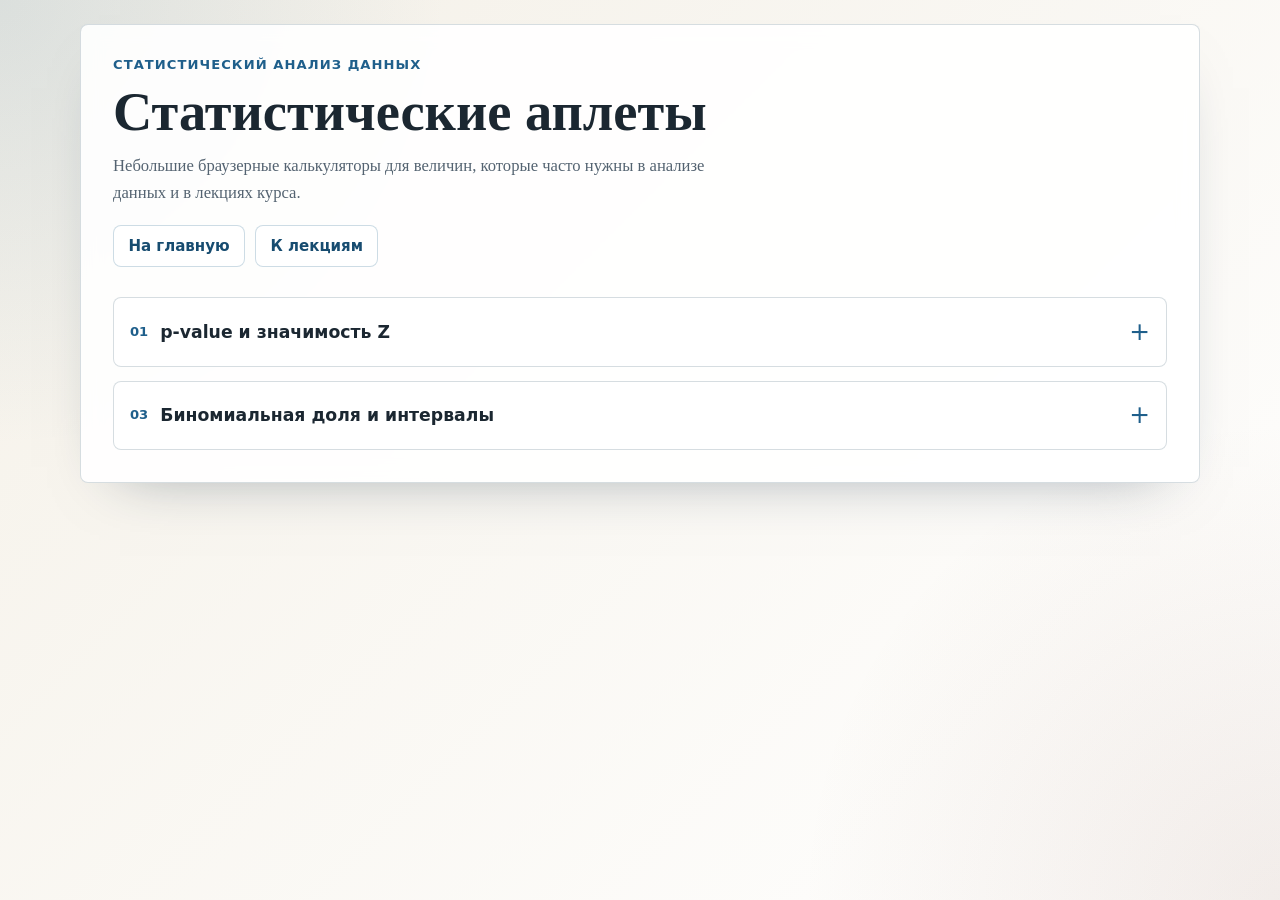
<file: applets.html>
<!doctype html>
<html lang="ru">
<head>
  <meta charset="utf-8">
  <meta name="viewport" content="width=device-width, initial-scale=1">
  <meta name="robots" content="noindex,nofollow,noarchive">
  <title>Статистические аплеты</title>
  <style>
    :root {
      --bg-1: #f5f1e8;
      --bg-2: #ffffff;
      --card: rgba(255, 255, 255, 0.9);
      --line: rgba(28, 66, 92, 0.18);
      --line-strong: rgba(28, 66, 92, 0.32);
      --ink: #1b2731;
      --muted: #546371;
      --accent: #1f5f8b;
      --accent-2: #174c70;
      --coral: #c7472f;
      --gold: #b97817;
      --green: #147d64;
      --sans: "Avenir Next", Avenir, "Segoe UI", system-ui, sans-serif;
      --serif: "Iowan Old Style", "Palatino Linotype", "Book Antiqua", Georgia, serif;
    }

    * { box-sizing: border-box; }

    body {
      margin: 0;
      min-height: 100vh;
      color: var(--ink);
      background:
        radial-gradient(circle at top left, rgba(31, 95, 139, 0.12), transparent 28rem),
        radial-gradient(circle at bottom right, rgba(125, 72, 44, 0.10), transparent 30rem),
        linear-gradient(135deg, var(--bg-1), var(--bg-2));
      font-family: var(--serif);
      padding: 24px;
    }

    main {
      width: min(1120px, 100%);
      margin: 0 auto;
      padding: 32px;
      border: 1px solid var(--line);
      border-radius: 8px;
      background: var(--card);
      box-shadow: 0 24px 60px -40px rgba(24, 46, 66, 0.5);
      backdrop-filter: blur(10px);
    }

    a {
      color: var(--accent-2);
      text-decoration-color: rgba(31, 95, 139, 0.28);
      text-underline-offset: 0.16em;
    }

    .eyebrow {
      margin: 0 0 12px;
      color: var(--accent);
      font: 750 0.82rem/1.2 var(--sans);
      letter-spacing: 0.08em;
      text-transform: uppercase;
    }

    h1 {
      margin: 0 0 14px;
      font-size: clamp(2rem, 5vw, 3.4rem);
      line-height: 1;
    }

    p {
      margin: 0;
      max-width: 72ch;
      color: var(--muted);
      font-size: 1.04rem;
      line-height: 1.62;
    }

    .top-actions,
    .tool-links {
      display: flex;
      flex-wrap: wrap;
      gap: 10px;
      margin-top: 18px;
    }

    .link {
      display: inline-flex;
      align-items: center;
      justify-content: center;
      min-height: 2.65rem;
      padding: 0.62rem 0.9rem;
      border: 1px solid rgba(31, 95, 139, 0.22);
      border-radius: 8px;
      background: #ffffff;
      color: var(--accent-2);
      text-decoration: none;
      font: 700 0.94rem/1.1 var(--sans);
    }

    .link.primary {
      border-color: var(--accent);
      background: var(--accent);
      color: #ffffff;
    }

    .applet-list {
      display: grid;
      gap: 14px;
      margin-top: 30px;
    }

    .tool-row {
      border: 1px solid var(--line);
      border-radius: 8px;
      background: rgba(255, 255, 255, 0.9);
      overflow: hidden;
    }

    .tool-row summary {
      display: flex;
      gap: 12px;
      align-items: center;
      min-height: 4.2rem;
      padding: 0.8rem 3rem 0.8rem 1rem;
      cursor: pointer;
      list-style: none;
      position: relative;
      font: 760 1.08rem/1.22 var(--sans);
    }

    .tool-row summary::-webkit-details-marker {
      display: none;
    }

    .tool-row summary::after {
      content: "+";
      position: absolute;
      right: 1rem;
      color: var(--accent);
      font-size: 1.55rem;
      font-weight: 450;
      line-height: 1;
    }

    .tool-row[open] summary::after {
      content: "-";
    }

    .tool-index {
      color: var(--accent);
      font-size: 0.82rem;
      font-variant-numeric: tabular-nums;
    }

    .tool-body {
      padding: 0 1rem 1rem;
      border-top: 1px solid var(--line);
    }

    .tool-grid {
      display: grid;
      grid-template-columns: minmax(260px, 340px) minmax(0, 1fr);
      gap: 18px;
      align-items: start;
      margin-top: 16px;
    }

    .control-panel,
    .result-panel {
      border: 1px solid var(--line);
      border-radius: 8px;
      background: rgba(248, 250, 251, 0.72);
      padding: 14px;
    }

    .control-grid {
      display: grid;
      gap: 12px;
    }

    label,
    .field-title {
      display: grid;
      gap: 6px;
      color: var(--ink);
      font: 700 0.88rem/1.2 var(--sans);
    }

    input,
    select {
      width: 100%;
      min-height: 2.55rem;
      border: 1px solid var(--line-strong);
      border-radius: 8px;
      background: #ffffff;
      color: var(--ink);
      font: 650 1rem/1.2 var(--sans);
      padding: 0.48rem 0.58rem;
    }

    input:focus,
    select:focus {
      outline: 3px solid rgba(31, 95, 139, 0.18);
      border-color: var(--accent);
    }

    .segmented {
      display: grid;
      grid-template-columns: 1fr 1fr;
      gap: 6px;
    }

    .segmented input {
      position: absolute;
      opacity: 0;
      pointer-events: none;
    }

    .segmented span {
      display: flex;
      align-items: center;
      justify-content: center;
      min-height: 2.35rem;
      border: 1px solid var(--line-strong);
      border-radius: 8px;
      background: #ffffff;
      color: var(--accent-2);
      font: 760 0.92rem/1 var(--sans);
    }

    .segmented input:checked + span {
      border-color: var(--accent);
      background: var(--accent);
      color: #ffffff;
    }

    .readout-grid {
      display: grid;
      grid-template-columns: repeat(3, minmax(0, 1fr));
      gap: 10px;
      margin-bottom: 14px;
    }

    .readout {
      border: 1px solid var(--line);
      border-radius: 8px;
      background: #ffffff;
      padding: 12px;
      min-width: 0;
    }

    .readout span {
      display: block;
      color: var(--muted);
      font: 700 0.74rem/1.2 var(--sans);
      text-transform: uppercase;
      letter-spacing: 0.04em;
    }

    .readout strong {
      display: block;
      margin-top: 5px;
      color: var(--ink);
      font: 780 clamp(1.05rem, 2.5vw, 1.35rem)/1.1 var(--sans);
      overflow-wrap: anywhere;
    }

    canvas {
      width: 100%;
      min-height: 260px;
      border: 1px solid var(--line);
      border-radius: 8px;
      background: #ffffff;
      display: block;
    }

    .interval-plot {
      display: grid;
      gap: 12px;
      border: 1px solid var(--line);
      border-radius: 8px;
      background: #ffffff;
      padding: 14px;
    }

    .axis {
      position: relative;
      height: 34px;
      margin-left: 90px;
      border-bottom: 2px solid rgba(28, 66, 92, 0.25);
      font: 700 0.76rem/1 var(--sans);
      color: var(--muted);
    }

    .axis span {
      position: absolute;
      bottom: -22px;
      transform: translateX(-50%);
    }

    .interval-row {
      display: grid;
      grid-template-columns: 78px minmax(0, 1fr);
      gap: 12px;
      align-items: center;
      min-height: 34px;
      font: 750 0.9rem/1.1 var(--sans);
    }

    .track {
      position: relative;
      height: 16px;
      border-radius: 999px;
      background: rgba(31, 95, 139, 0.08);
    }

    .bar {
      position: absolute;
      top: 4px;
      height: 8px;
      border-radius: 999px;
      background: var(--accent);
    }

    .bar.wilson { background: var(--gold); }
    .bar.cp { background: var(--green); }

    .point {
      position: absolute;
      top: 50%;
      width: 14px;
      height: 14px;
      border: 2px solid #ffffff;
      border-radius: 50%;
      background: var(--coral);
      transform: translate(-50%, -50%);
      box-shadow: 0 0 0 1px rgba(28, 66, 92, 0.22);
    }

    table {
      width: 100%;
      margin-top: 14px;
      border-collapse: collapse;
      font: 0.92rem/1.35 var(--sans);
    }

    th,
    td {
      border-bottom: 1px solid var(--line);
      padding: 0.58rem 0.4rem;
      text-align: right;
    }

    th:first-child,
    td:first-child {
      text-align: left;
    }

    .status {
      min-height: 1.3rem;
      margin-top: 10px;
      color: var(--coral);
      font: 700 0.86rem/1.3 var(--sans);
    }

    @media (max-width: 860px) {
      body {
        padding: 14px;
      }

      main {
        padding: 22px;
      }

      .tool-grid,
      .readout-grid {
        grid-template-columns: 1fr;
      }

      .axis {
        margin-left: 0;
      }

      .interval-row {
        grid-template-columns: 1fr;
        gap: 6px;
      }
    }
  </style>
</head>
<body>
  <main>
    <p class="eyebrow">Статистический анализ данных</p>
    <h1>Статистические аплеты</h1>
    <p>
      Небольшие браузерные калькуляторы для величин, которые часто нужны в
      анализе данных и в лекциях курса.
    </p>
    <div class="top-actions">
      <a class="link" href="./">На главную</a>
      <a class="link" href="./ru/slides/">К лекциям</a>
    </div>

    <section class="applet-list" aria-label="Статистические аплеты">
      <details class="tool-row">
        <summary>
          <span class="tool-index">01</span>
          <span>p-value и значимость Z</span>
        </summary>
        <div class="tool-body">
          <div class="tool-grid">
            <section class="control-panel" aria-label="Параметры p-value и Z">
              <div class="control-grid">
                <div class="field-title">Направление пересчёта</div>
                <div class="segmented" role="radiogroup" aria-label="Направление пересчёта">
                  <label>
                    <input type="radio" name="norm-mode" value="z" checked>
                    <span>Z -> p</span>
                  </label>
                  <label>
                    <input type="radio" name="norm-mode" value="p">
                    <span>p -> Z</span>
                  </label>
                </div>
                <label>
                  Тест
                  <select id="norm-tail">
                    <option value="one">односторонний</option>
                    <option value="two">двусторонний</option>
                  </select>
                </label>
                <label>
                  Z
                  <input id="norm-z" type="number" min="0" max="12" step="0.01" value="5">
                </label>
                <label>
                  p
                  <input id="norm-p" type="text" inputmode="decimal" value="2.867e-7">
                </label>
              </div>
              <div id="norm-status" class="status" aria-live="polite"></div>
              <div class="tool-links">
                <a href="./ru/slides/13_goodness_of_fit_and_significance.html" class="link">Лекция 13</a>
              </div>
            </section>

            <section class="result-panel" aria-label="Результат p-value и Z">
              <div class="readout-grid">
                <div class="readout">
                  <span>Z</span>
                  <strong id="norm-z-out">5.000</strong>
                </div>
                <div class="readout">
                  <span>p</span>
                  <strong id="norm-p-out">2.867e-7</strong>
                </div>
                <div class="readout">
                  <span>log10 p</span>
                  <strong id="norm-logp-out">-6.543</strong>
                </div>
              </div>
              <canvas id="norm-canvas" width="900" height="330" aria-label="График хвоста нормального распределения"></canvas>
            </section>
          </div>
        </div>
      </details>

      <details class="tool-row">
        <summary>
          <span class="tool-index">03</span>
          <span>Биномиальная доля и интервалы</span>
        </summary>
        <div class="tool-body">
          <div class="tool-grid">
            <section class="control-panel" aria-label="Параметры биномиальной доли">
              <div class="control-grid">
                <label>
                  Испытаний n
                  <input id="binom-n" type="number" min="1" max="5000" step="1" value="12">
                </label>
                <label>
                  Успехов k
                  <input id="binom-k" type="number" min="0" max="12" step="1" value="3">
                </label>
                <label>
                  Уровень доверия, %
                  <input id="binom-cl" type="number" min="1" max="99.999" step="0.001" value="95">
                </label>
              </div>
              <div id="binom-status" class="status" aria-live="polite"></div>
            </section>

            <section class="result-panel" aria-label="Результат биномиальной доли">
              <div class="readout-grid">
                <div class="readout">
                  <span>p-hat</span>
                  <strong id="binom-phat-out">0.2500</strong>
                </div>
                <div class="readout">
                  <span>z</span>
                  <strong id="binom-z-out">1.960</strong>
                </div>
                <div class="readout">
                  <span>alpha</span>
                  <strong id="binom-alpha-out">0.0500</strong>
                </div>
              </div>

              <div class="interval-plot" aria-label="График интервалов">
                <div class="axis">
                  <span style="left:0%">0</span>
                  <span style="left:25%">0.25</span>
                  <span style="left:50%">0.5</span>
                  <span style="left:75%">0.75</span>
                  <span style="left:100%">1</span>
                </div>
                <div class="interval-row">
                  <span>Вальд</span>
                  <div class="track">
                    <span id="wald-bar" class="bar"></span>
                    <span id="wald-point" class="point"></span>
                  </div>
                </div>
                <div class="interval-row">
                  <span>Уилсон</span>
                  <div class="track">
                    <span id="wilson-bar" class="bar wilson"></span>
                    <span id="wilson-point" class="point"></span>
                  </div>
                </div>
                <div class="interval-row">
                  <span>Clopper-Pearson</span>
                  <div class="track">
                    <span id="cp-bar" class="bar cp"></span>
                    <span id="cp-point" class="point"></span>
                  </div>
                </div>
              </div>

              <table>
                <thead>
                  <tr>
                    <th>Метод</th>
                    <th>Нижняя</th>
                    <th>Верхняя</th>
                    <th>Ширина</th>
                  </tr>
                </thead>
                <tbody id="binom-table"></tbody>
              </table>
            </section>
          </div>
        </div>
      </details>
    </section>
  </main>

  <script>
    const sqrt2 = Math.SQRT2;
    const invSqrt2Pi = 1 / Math.sqrt(2 * Math.PI);

    function parseNumber(value) {
      return Number(String(value).trim().replace(",", "."));
    }

    function formatP(value) {
      if (!Number.isFinite(value)) return "NaN";
      if (value === 0) return "0";
      if (Math.abs(value) < 1e-4 || Math.abs(value) >= 1e5) {
        return value.toExponential(4).replace("e", "e");
      }
      return value.toPrecision(7).replace(/\.?0+$/, "");
    }

    function formatUnit(value) {
      if (!Number.isFinite(value)) return "NaN";
      return value.toFixed(6).replace(/0+$/, "").replace(/\.$/, "");
    }

    function erfc(x) {
      const z = Math.abs(x);
      const t = 1 / (1 + 0.5 * z);
      const r = t * Math.exp(
        -z * z - 1.26551223 +
        t * (1.00002368 +
        t * (0.37409196 +
        t * (0.09678418 +
        t * (-0.18628806 +
        t * (0.27886807 +
        t * (-1.13520398 +
        t * (1.48851587 +
        t * (-0.82215223 +
        t * 0.17087277))))))))
      );
      return x >= 0 ? r : 2 - r;
    }

    function normalPdf(x) {
      return invSqrt2Pi * Math.exp(-0.5 * x * x);
    }

    function normalSurvival(z) {
      if (z < 0) return 1 - normalSurvival(-z);
      return 0.5 * erfc(z / sqrt2);
    }

    function inverseNormal(p) {
      if (p <= 0) return -Infinity;
      if (p >= 1) return Infinity;

      const a = [
        -39.69683028665376,
        220.9460984245205,
        -275.9285104469687,
        138.3577518672690,
        -30.66479806614716,
        2.506628277459239
      ];
      const b = [
        -54.47609879822406,
        161.5858368580409,
        -155.6989798598866,
        66.80131188771972,
        -13.28068155288572
      ];
      const c = [
        -0.007784894002430293,
        -0.3223964580411365,
        -2.400758277161838,
        -2.549732539343734,
        4.374664141464968,
        2.938163982698783
      ];
      const d = [
        0.007784695709041462,
        0.3224671290700398,
        2.445134137142996,
        3.754408661907416
      ];
      const pLow = 0.02425;
      const pHigh = 1 - pLow;

      if (p < pLow) {
        const q = Math.sqrt(-2 * Math.log(p));
        return (((((c[0] * q + c[1]) * q + c[2]) * q + c[3]) * q + c[4]) * q + c[5]) /
          ((((d[0] * q + d[1]) * q + d[2]) * q + d[3]) * q + 1);
      }

      if (p > pHigh) {
        const q = Math.sqrt(-2 * Math.log(1 - p));
        return -(((((c[0] * q + c[1]) * q + c[2]) * q + c[3]) * q + c[4]) * q + c[5]) /
          ((((d[0] * q + d[1]) * q + d[2]) * q + d[3]) * q + 1);
      }

      const q = p - 0.5;
      const r = q * q;
      return (((((a[0] * r + a[1]) * r + a[2]) * r + a[3]) * r + a[4]) * r + a[5]) * q /
        (((((b[0] * r + b[1]) * r + b[2]) * r + b[3]) * r + b[4]) * r + 1);
    }

    const normModeInputs = Array.from(document.querySelectorAll("input[name='norm-mode']"));
    const normTail = document.getElementById("norm-tail");
    const normZ = document.getElementById("norm-z");
    const normP = document.getElementById("norm-p");
    const normStatus = document.getElementById("norm-status");
    const normZOut = document.getElementById("norm-z-out");
    const normPOut = document.getElementById("norm-p-out");
    const normLogPOut = document.getElementById("norm-logp-out");
    const normCanvas = document.getElementById("norm-canvas");

    function normMode() {
      return normModeInputs.find((input) => input.checked).value;
    }

    function setNormMode(value) {
      normModeInputs.forEach((input) => {
        input.checked = input.value === value;
      });
    }

    function drawNormalTail(z, twoSided) {
      const canvas = normCanvas;
      const ratio = window.devicePixelRatio || 1;
      const cssWidth = canvas.clientWidth || 900;
      const cssHeight = canvas.clientHeight || 330;
      canvas.width = Math.round(cssWidth * ratio);
      canvas.height = Math.round(cssHeight * ratio);
      const ctx = canvas.getContext("2d");
      ctx.setTransform(ratio, 0, 0, ratio, 0, 0);
      ctx.clearRect(0, 0, cssWidth, cssHeight);

      const pad = {left: 42, right: 18, top: 22, bottom: 38};
      const width = cssWidth - pad.left - pad.right;
      const height = cssHeight - pad.top - pad.bottom;
      const bound = Math.max(5, Math.ceil(Math.abs(z)) + 1);
      const xToPx = (x) => pad.left + (x + bound) / (2 * bound) * width;
      const yToPx = (y) => pad.top + height - y / 0.42 * height;

      ctx.strokeStyle = "rgba(28, 66, 92, 0.22)";
      ctx.lineWidth = 1;
      ctx.beginPath();
      ctx.moveTo(pad.left, yToPx(0));
      ctx.lineTo(pad.left + width, yToPx(0));
      ctx.stroke();

      for (let tick = -bound; tick <= bound; tick += 1) {
        const x = xToPx(tick);
        ctx.strokeStyle = "rgba(28, 66, 92, 0.08)";
        ctx.beginPath();
        ctx.moveTo(x, pad.top);
        ctx.lineTo(x, pad.top + height);
        ctx.stroke();
        ctx.fillStyle = "#546371";
        ctx.font = "12px Avenir Next, Segoe UI, sans-serif";
        ctx.textAlign = "center";
        ctx.fillText(String(tick), x, cssHeight - 14);
      }

      function drawArea(from, to, color) {
        const steps = 180;
        ctx.beginPath();
        ctx.moveTo(xToPx(from), yToPx(0));
        for (let i = 0; i <= steps; ++i) {
          const x = from + (to - from) * i / steps;
          ctx.lineTo(xToPx(x), yToPx(normalPdf(x)));
        }
        ctx.lineTo(xToPx(to), yToPx(0));
        ctx.closePath();
        ctx.fillStyle = color;
        ctx.fill();
      }

      drawArea(z, bound, "rgba(199, 71, 47, 0.42)");
      if (twoSided) drawArea(-bound, -z, "rgba(199, 71, 47, 0.42)");

      ctx.beginPath();
      for (let i = 0; i <= 500; ++i) {
        const x = -bound + 2 * bound * i / 500;
        const px = xToPx(x);
        const py = yToPx(normalPdf(x));
        if (i === 0) ctx.moveTo(px, py);
        else ctx.lineTo(px, py);
      }
      ctx.strokeStyle = "#174c70";
      ctx.lineWidth = 3;
      ctx.stroke();

      ctx.strokeStyle = "#b97817";
      ctx.lineWidth = 2;
      [z, ...(twoSided ? [-z] : [])].forEach((value) => {
        ctx.beginPath();
        ctx.moveTo(xToPx(value), yToPx(0));
        ctx.lineTo(xToPx(value), yToPx(normalPdf(value)));
        ctx.stroke();
      });
    }

    function updateNorm() {
      const mode = normMode();
      const tail = normTail.value;
      const twoSided = tail === "two";
      let z = parseNumber(normZ.value);
      let p = parseNumber(normP.value);
      normStatus.textContent = "";

      if (mode === "z") {
        if (!Number.isFinite(z) || z < 0 || z > 12) {
          normStatus.textContent = "Z должен быть числом от 0 до 12.";
          return;
        }
        p = twoSided ? 2 * normalSurvival(z) : normalSurvival(z);
        normP.value = formatP(p);
      } else {
        if (!Number.isFinite(p) || p <= 0 || p > 1) {
          normStatus.textContent = "p должен лежать в интервале (0, 1].";
          return;
        }
        z = twoSided ? -inverseNormal(p / 2) : -inverseNormal(p);
        if (!Number.isFinite(z) || z < 0) {
          normStatus.textContent = "Для выбранного p не получается неотрицательное Z.";
          return;
        }
        normZ.value = z.toFixed(5).replace(/0+$/, "").replace(/\.$/, "");
      }

      normZOut.textContent = z.toFixed(4).replace(/0+$/, "").replace(/\.$/, "");
      normPOut.textContent = formatP(p);
      normLogPOut.textContent = p > 0 ? Math.log10(p).toFixed(4).replace(/0+$/, "").replace(/\.$/, "") : "-Infinity";
      drawNormalTail(Math.min(z, 12), twoSided);
    }

    normModeInputs.forEach((input) => input.addEventListener("change", updateNorm));
    normTail.addEventListener("change", updateNorm);
    normZ.addEventListener("input", () => {
      setNormMode("z");
      updateNorm();
    });
    normP.addEventListener("input", () => {
      setNormMode("p");
      updateNorm();
    });

    function logGamma(z) {
      const p = [
        676.5203681218851,
        -1259.1392167224028,
        771.3234287776531,
        -176.6150291621406,
        12.507343278686905,
        -0.13857109526572012,
        9.984369578019572e-6,
        1.5056327351493116e-7
      ];
      if (z < 0.5) {
        return Math.log(Math.PI) - Math.log(Math.sin(Math.PI * z)) - logGamma(1 - z);
      }
      z -= 1;
      let x = 0.9999999999998099;
      for (let i = 0; i < p.length; ++i) {
        x += p[i] / (z + i + 1);
      }
      const t = z + p.length - 0.5;
      return 0.5 * Math.log(2 * Math.PI) + (z + 0.5) * Math.log(t) - t + Math.log(x);
    }

    function logBinomPmf(k, n, p) {
      if (p <= 0) return k === 0 ? 0 : -Infinity;
      if (p >= 1) return k === n ? 0 : -Infinity;
      return logGamma(n + 1) - logGamma(k + 1) - logGamma(n - k + 1) +
        k * Math.log(p) + (n - k) * Math.log1p(-p);
    }

    function logSumExpBinom(from, to, n, p) {
      if (from > to) return -Infinity;
      if (p <= 0) return from <= 0 && 0 <= to ? 0 : -Infinity;
      if (p >= 1) return from <= n && n <= to ? 0 : -Infinity;

      let logP = logBinomPmf(from, n, p);
      let maxLog = logP;
      for (let k = from; k < to; ++k) {
        logP += Math.log(n - k) - Math.log(k + 1) + Math.log(p) - Math.log1p(-p);
        if (logP > maxLog) maxLog = logP;
      }

      logP = logBinomPmf(from, n, p);
      let sum = Math.exp(logP - maxLog);
      for (let k = from; k < to; ++k) {
        logP += Math.log(n - k) - Math.log(k + 1) + Math.log(p) - Math.log1p(-p);
        sum += Math.exp(logP - maxLog);
      }
      return maxLog + Math.log(sum);
    }

    function binomCdf(k, n, p) {
      if (k < 0) return 0;
      if (k >= n) return 1;
      return Math.exp(logSumExpBinom(0, k, n, p));
    }

    function binomSf(k, n, p) {
      if (k <= 0) return 1;
      if (k > n) return 0;
      return Math.exp(logSumExpBinom(k, n, n, p));
    }

    function waldInterval(k, n, z) {
      const phat = k / n;
      const half = z * Math.sqrt(phat * (1 - phat) / n);
      return {low: phat - half, high: phat + half};
    }

    function wilsonInterval(k, n, z) {
      const phat = k / n;
      const z2 = z * z;
      const den = 1 + z2 / n;
      const center = (phat + z2 / (2 * n)) / den;
      const half = z / den * Math.sqrt(phat * (1 - phat) / n + z2 / (4 * n * n));
      return {low: center - half, high: center + half};
    }

    function clopperPearsonInterval(k, n, cl) {
      const alpha = 1 - cl;
      const target = alpha / 2;
      let low = 0;
      let high = 1;

      if (k > 0) {
        let a = 0;
        let b = 1;
        for (let i = 0; i < 70; ++i) {
          const m = 0.5 * (a + b);
          if (binomSf(k, n, m) < target) a = m;
          else b = m;
        }
        low = 0.5 * (a + b);
      }

      if (k < n) {
        let a = 0;
        let b = 1;
        for (let i = 0; i < 70; ++i) {
          const m = 0.5 * (a + b);
          if (binomCdf(k, n, m) > target) a = m;
          else b = m;
        }
        high = 0.5 * (a + b);
      }

      return {low, high};
    }

    const binomN = document.getElementById("binom-n");
    const binomK = document.getElementById("binom-k");
    const binomCL = document.getElementById("binom-cl");
    const binomStatus = document.getElementById("binom-status");
    const binomPhatOut = document.getElementById("binom-phat-out");
    const binomZOut = document.getElementById("binom-z-out");
    const binomAlphaOut = document.getElementById("binom-alpha-out");
    const binomTable = document.getElementById("binom-table");

    function setIntervalBar(prefix, interval, phat) {
      const bar = document.getElementById(`${prefix}-bar`);
      const point = document.getElementById(`${prefix}-point`);
      const low = Math.max(0, Math.min(1, interval.low));
      const high = Math.max(0, Math.min(1, interval.high));
      bar.style.left = `${100 * low}%`;
      bar.style.width = `${100 * Math.max(0, high - low)}%`;
      point.style.left = `${100 * Math.max(0, Math.min(1, phat))}%`;
    }

    function updateBinomial() {
      let n = Math.round(parseNumber(binomN.value));
      let k = Math.round(parseNumber(binomK.value));
      const clPercent = parseNumber(binomCL.value);
      binomStatus.textContent = "";

      if (!Number.isFinite(n) || n < 1 || n > 5000) {
        binomStatus.textContent = "n должен быть целым числом от 1 до 5000.";
        return;
      }
      if (!Number.isFinite(k)) k = 0;
      k = Math.max(0, Math.min(n, k));
      binomN.value = String(n);
      binomK.max = String(n);
      binomK.value = String(k);

      if (!Number.isFinite(clPercent) || clPercent <= 0 || clPercent >= 100) {
        binomStatus.textContent = "Уровень доверия должен быть между 0 и 100%.";
        return;
      }

      const cl = clPercent / 100;
      const alpha = 1 - cl;
      const z = -inverseNormal(alpha / 2);
      const phat = k / n;
      const intervals = [
        {key: "wald", method: "Вальд", ...waldInterval(k, n, z)},
        {key: "wilson", method: "Уилсон", ...wilsonInterval(k, n, z)},
        {key: "cp", method: "Clopper-Pearson", ...clopperPearsonInterval(k, n, cl)}
      ];

      binomPhatOut.textContent = formatUnit(phat);
      binomZOut.textContent = z.toFixed(4).replace(/0+$/, "").replace(/\.$/, "");
      binomAlphaOut.textContent = formatUnit(alpha);
      intervals.forEach((row) => setIntervalBar(row.key, row, phat));

      binomTable.innerHTML = intervals.map((row) => `
        <tr>
          <td>${row.method}</td>
          <td>${formatUnit(row.low)}</td>
          <td>${formatUnit(row.high)}</td>
          <td>${formatUnit(row.high - row.low)}</td>
        </tr>
      `).join("");
    }

    [binomN, binomK, binomCL].forEach((input) => {
      input.addEventListener("input", updateBinomial);
      input.addEventListener("change", updateBinomial);
    });

    window.addEventListener("resize", updateNorm);
    updateNorm();
    updateBinomial();
  </script>
  <script defer src="https://neutrinohit.github.io/assets/analytics/cloudflare-web-analytics.js"></script>
</body>
</html>
</file>
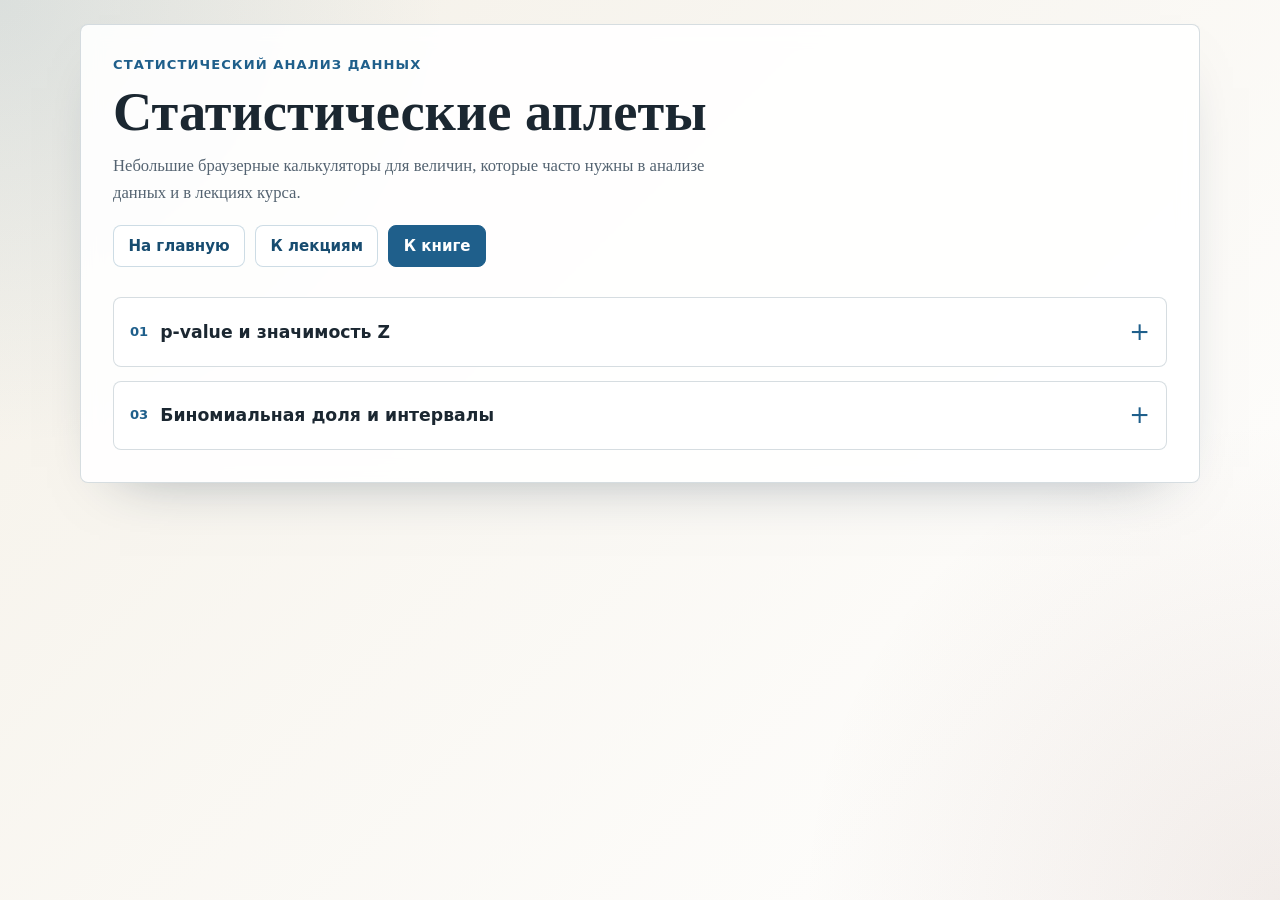
<file: pages/applets.html>
<!doctype html>
<html lang="ru">
<head>
  <meta charset="utf-8">
  <meta name="viewport" content="width=device-width, initial-scale=1">
  <meta name="robots" content="noindex,nofollow,noarchive">
  <title>Статистические аплеты</title>
  <style>
    :root {
      --bg-1: #f5f1e8;
      --bg-2: #ffffff;
      --card: rgba(255, 255, 255, 0.9);
      --line: rgba(28, 66, 92, 0.18);
      --line-strong: rgba(28, 66, 92, 0.32);
      --ink: #1b2731;
      --muted: #546371;
      --accent: #1f5f8b;
      --accent-2: #174c70;
      --coral: #c7472f;
      --gold: #b97817;
      --green: #147d64;
      --sans: "Avenir Next", Avenir, "Segoe UI", system-ui, sans-serif;
      --serif: "Iowan Old Style", "Palatino Linotype", "Book Antiqua", Georgia, serif;
    }

    * { box-sizing: border-box; }

    body {
      margin: 0;
      min-height: 100vh;
      color: var(--ink);
      background:
        radial-gradient(circle at top left, rgba(31, 95, 139, 0.12), transparent 28rem),
        radial-gradient(circle at bottom right, rgba(125, 72, 44, 0.10), transparent 30rem),
        linear-gradient(135deg, var(--bg-1), var(--bg-2));
      font-family: var(--serif);
      padding: 24px;
    }

    main {
      width: min(1120px, 100%);
      margin: 0 auto;
      padding: 32px;
      border: 1px solid var(--line);
      border-radius: 8px;
      background: var(--card);
      box-shadow: 0 24px 60px -40px rgba(24, 46, 66, 0.5);
      backdrop-filter: blur(10px);
    }

    a {
      color: var(--accent-2);
      text-decoration-color: rgba(31, 95, 139, 0.28);
      text-underline-offset: 0.16em;
    }

    .eyebrow {
      margin: 0 0 12px;
      color: var(--accent);
      font: 750 0.82rem/1.2 var(--sans);
      letter-spacing: 0.08em;
      text-transform: uppercase;
    }

    h1 {
      margin: 0 0 14px;
      font-size: clamp(2rem, 5vw, 3.4rem);
      line-height: 1;
    }

    p {
      margin: 0;
      max-width: 72ch;
      color: var(--muted);
      font-size: 1.04rem;
      line-height: 1.62;
    }

    .top-actions,
    .tool-links {
      display: flex;
      flex-wrap: wrap;
      gap: 10px;
      margin-top: 18px;
    }

    .link {
      display: inline-flex;
      align-items: center;
      justify-content: center;
      min-height: 2.65rem;
      padding: 0.62rem 0.9rem;
      border: 1px solid rgba(31, 95, 139, 0.22);
      border-radius: 8px;
      background: #ffffff;
      color: var(--accent-2);
      text-decoration: none;
      font: 700 0.94rem/1.1 var(--sans);
    }

    .link.primary {
      border-color: var(--accent);
      background: var(--accent);
      color: #ffffff;
    }

    .applet-list {
      display: grid;
      gap: 14px;
      margin-top: 30px;
    }

    .tool-row {
      border: 1px solid var(--line);
      border-radius: 8px;
      background: rgba(255, 255, 255, 0.9);
      overflow: hidden;
    }

    .tool-row summary {
      display: flex;
      gap: 12px;
      align-items: center;
      min-height: 4.2rem;
      padding: 0.8rem 3rem 0.8rem 1rem;
      cursor: pointer;
      list-style: none;
      position: relative;
      font: 760 1.08rem/1.22 var(--sans);
    }

    .tool-row summary::-webkit-details-marker {
      display: none;
    }

    .tool-row summary::after {
      content: "+";
      position: absolute;
      right: 1rem;
      color: var(--accent);
      font-size: 1.55rem;
      font-weight: 450;
      line-height: 1;
    }

    .tool-row[open] summary::after {
      content: "-";
    }

    .tool-index {
      color: var(--accent);
      font-size: 0.82rem;
      font-variant-numeric: tabular-nums;
    }

    .tool-body {
      padding: 0 1rem 1rem;
      border-top: 1px solid var(--line);
    }

    .tool-grid {
      display: grid;
      grid-template-columns: minmax(260px, 340px) minmax(0, 1fr);
      gap: 18px;
      align-items: start;
      margin-top: 16px;
    }

    .control-panel,
    .result-panel {
      border: 1px solid var(--line);
      border-radius: 8px;
      background: rgba(248, 250, 251, 0.72);
      padding: 14px;
    }

    .control-grid {
      display: grid;
      gap: 12px;
    }

    label,
    .field-title {
      display: grid;
      gap: 6px;
      color: var(--ink);
      font: 700 0.88rem/1.2 var(--sans);
    }

    input,
    select {
      width: 100%;
      min-height: 2.55rem;
      border: 1px solid var(--line-strong);
      border-radius: 8px;
      background: #ffffff;
      color: var(--ink);
      font: 650 1rem/1.2 var(--sans);
      padding: 0.48rem 0.58rem;
    }

    input:focus,
    select:focus {
      outline: 3px solid rgba(31, 95, 139, 0.18);
      border-color: var(--accent);
    }

    .segmented {
      display: grid;
      grid-template-columns: 1fr 1fr;
      gap: 6px;
    }

    .segmented input {
      position: absolute;
      opacity: 0;
      pointer-events: none;
    }

    .segmented span {
      display: flex;
      align-items: center;
      justify-content: center;
      min-height: 2.35rem;
      border: 1px solid var(--line-strong);
      border-radius: 8px;
      background: #ffffff;
      color: var(--accent-2);
      font: 760 0.92rem/1 var(--sans);
    }

    .segmented input:checked + span {
      border-color: var(--accent);
      background: var(--accent);
      color: #ffffff;
    }

    .readout-grid {
      display: grid;
      grid-template-columns: repeat(3, minmax(0, 1fr));
      gap: 10px;
      margin-bottom: 14px;
    }

    .readout {
      border: 1px solid var(--line);
      border-radius: 8px;
      background: #ffffff;
      padding: 12px;
      min-width: 0;
    }

    .readout span {
      display: block;
      color: var(--muted);
      font: 700 0.74rem/1.2 var(--sans);
      text-transform: uppercase;
      letter-spacing: 0.04em;
    }

    .readout strong {
      display: block;
      margin-top: 5px;
      color: var(--ink);
      font: 780 clamp(1.05rem, 2.5vw, 1.35rem)/1.1 var(--sans);
      overflow-wrap: anywhere;
    }

    canvas {
      width: 100%;
      min-height: 260px;
      border: 1px solid var(--line);
      border-radius: 8px;
      background: #ffffff;
      display: block;
    }

    .interval-plot {
      display: grid;
      gap: 12px;
      border: 1px solid var(--line);
      border-radius: 8px;
      background: #ffffff;
      padding: 14px;
    }

    .axis {
      position: relative;
      height: 34px;
      margin-left: 90px;
      border-bottom: 2px solid rgba(28, 66, 92, 0.25);
      font: 700 0.76rem/1 var(--sans);
      color: var(--muted);
    }

    .axis span {
      position: absolute;
      bottom: -22px;
      transform: translateX(-50%);
    }

    .interval-row {
      display: grid;
      grid-template-columns: 78px minmax(0, 1fr);
      gap: 12px;
      align-items: center;
      min-height: 34px;
      font: 750 0.9rem/1.1 var(--sans);
    }

    .track {
      position: relative;
      height: 16px;
      border-radius: 999px;
      background: rgba(31, 95, 139, 0.08);
    }

    .bar {
      position: absolute;
      top: 4px;
      height: 8px;
      border-radius: 999px;
      background: var(--accent);
    }

    .bar.wilson { background: var(--gold); }
    .bar.cp { background: var(--green); }

    .point {
      position: absolute;
      top: 50%;
      width: 14px;
      height: 14px;
      border: 2px solid #ffffff;
      border-radius: 50%;
      background: var(--coral);
      transform: translate(-50%, -50%);
      box-shadow: 0 0 0 1px rgba(28, 66, 92, 0.22);
    }

    table {
      width: 100%;
      margin-top: 14px;
      border-collapse: collapse;
      font: 0.92rem/1.35 var(--sans);
    }

    th,
    td {
      border-bottom: 1px solid var(--line);
      padding: 0.58rem 0.4rem;
      text-align: right;
    }

    th:first-child,
    td:first-child {
      text-align: left;
    }

    .status {
      min-height: 1.3rem;
      margin-top: 10px;
      color: var(--coral);
      font: 700 0.86rem/1.3 var(--sans);
    }

    @media (max-width: 860px) {
      body {
        padding: 14px;
      }

      main {
        padding: 22px;
      }

      .tool-grid,
      .readout-grid {
        grid-template-columns: 1fr;
      }

      .axis {
        margin-left: 0;
      }

      .interval-row {
        grid-template-columns: 1fr;
        gap: 6px;
      }
    }
  </style>
</head>
<body>
  <main>
    <p class="eyebrow">Статистический анализ данных</p>
    <h1>Статистические аплеты</h1>
    <p>
      Небольшие браузерные калькуляторы для величин, которые часто нужны в
      анализе данных и в лекциях курса.
    </p>
    <div class="top-actions">
      <a class="link" href="./">На главную</a>
      <a class="link" href="./ru/slides/">К лекциям</a>
      <a class="link primary" href="./ru/book/">К книге</a>
    </div>

    <section class="applet-list" aria-label="Статистические аплеты">
      <details class="tool-row">
        <summary>
          <span class="tool-index">01</span>
          <span>p-value и значимость Z</span>
        </summary>
        <div class="tool-body">
          <div class="tool-grid">
            <section class="control-panel" aria-label="Параметры p-value и Z">
              <div class="control-grid">
                <div class="field-title">Направление пересчёта</div>
                <div class="segmented" role="radiogroup" aria-label="Направление пересчёта">
                  <label>
                    <input type="radio" name="norm-mode" value="z" checked>
                    <span>Z -> p</span>
                  </label>
                  <label>
                    <input type="radio" name="norm-mode" value="p">
                    <span>p -> Z</span>
                  </label>
                </div>
                <label>
                  Тест
                  <select id="norm-tail">
                    <option value="one">односторонний</option>
                    <option value="two">двусторонний</option>
                  </select>
                </label>
                <label>
                  Z
                  <input id="norm-z" type="number" min="0" max="12" step="0.01" value="5">
                </label>
                <label>
                  p
                  <input id="norm-p" type="text" inputmode="decimal" value="2.867e-7">
                </label>
              </div>
              <div id="norm-status" class="status" aria-live="polite"></div>
              <div class="tool-links">
                <a href="./ru/slides/13_goodness_of_fit_and_significance.html" class="link">Лекция 13</a>
              </div>
            </section>

            <section class="result-panel" aria-label="Результат p-value и Z">
              <div class="readout-grid">
                <div class="readout">
                  <span>Z</span>
                  <strong id="norm-z-out">5.000</strong>
                </div>
                <div class="readout">
                  <span>p</span>
                  <strong id="norm-p-out">2.867e-7</strong>
                </div>
                <div class="readout">
                  <span>log10 p</span>
                  <strong id="norm-logp-out">-6.543</strong>
                </div>
              </div>
              <canvas id="norm-canvas" width="900" height="330" aria-label="График хвоста нормального распределения"></canvas>
            </section>
          </div>
        </div>
      </details>

      <details class="tool-row">
        <summary>
          <span class="tool-index">03</span>
          <span>Биномиальная доля и интервалы</span>
        </summary>
        <div class="tool-body">
          <div class="tool-grid">
            <section class="control-panel" aria-label="Параметры биномиальной доли">
              <div class="control-grid">
                <label>
                  Испытаний n
                  <input id="binom-n" type="number" min="1" max="5000" step="1" value="12">
                </label>
                <label>
                  Успехов k
                  <input id="binom-k" type="number" min="0" max="12" step="1" value="3">
                </label>
                <label>
                  Уровень доверия, %
                  <input id="binom-cl" type="number" min="1" max="99.999" step="0.001" value="95">
                </label>
              </div>
              <div id="binom-status" class="status" aria-live="polite"></div>
            </section>

            <section class="result-panel" aria-label="Результат биномиальной доли">
              <div class="readout-grid">
                <div class="readout">
                  <span>p-hat</span>
                  <strong id="binom-phat-out">0.2500</strong>
                </div>
                <div class="readout">
                  <span>z</span>
                  <strong id="binom-z-out">1.960</strong>
                </div>
                <div class="readout">
                  <span>alpha</span>
                  <strong id="binom-alpha-out">0.0500</strong>
                </div>
              </div>

              <div class="interval-plot" aria-label="График интервалов">
                <div class="axis">
                  <span style="left:0%">0</span>
                  <span style="left:25%">0.25</span>
                  <span style="left:50%">0.5</span>
                  <span style="left:75%">0.75</span>
                  <span style="left:100%">1</span>
                </div>
                <div class="interval-row">
                  <span>Вальд</span>
                  <div class="track">
                    <span id="wald-bar" class="bar"></span>
                    <span id="wald-point" class="point"></span>
                  </div>
                </div>
                <div class="interval-row">
                  <span>Уилсон</span>
                  <div class="track">
                    <span id="wilson-bar" class="bar wilson"></span>
                    <span id="wilson-point" class="point"></span>
                  </div>
                </div>
                <div class="interval-row">
                  <span>Clopper-Pearson</span>
                  <div class="track">
                    <span id="cp-bar" class="bar cp"></span>
                    <span id="cp-point" class="point"></span>
                  </div>
                </div>
              </div>

              <table>
                <thead>
                  <tr>
                    <th>Метод</th>
                    <th>Нижняя</th>
                    <th>Верхняя</th>
                    <th>Ширина</th>
                  </tr>
                </thead>
                <tbody id="binom-table"></tbody>
              </table>
            </section>
          </div>
        </div>
      </details>
    </section>
  </main>

  <script>
    const sqrt2 = Math.SQRT2;
    const invSqrt2Pi = 1 / Math.sqrt(2 * Math.PI);

    function parseNumber(value) {
      return Number(String(value).trim().replace(",", "."));
    }

    function formatP(value) {
      if (!Number.isFinite(value)) return "NaN";
      if (value === 0) return "0";
      if (Math.abs(value) < 1e-4 || Math.abs(value) >= 1e5) {
        return value.toExponential(4).replace("e", "e");
      }
      return value.toPrecision(7).replace(/\.?0+$/, "");
    }

    function formatUnit(value) {
      if (!Number.isFinite(value)) return "NaN";
      return value.toFixed(6).replace(/0+$/, "").replace(/\.$/, "");
    }

    function erfc(x) {
      const z = Math.abs(x);
      const t = 1 / (1 + 0.5 * z);
      const r = t * Math.exp(
        -z * z - 1.26551223 +
        t * (1.00002368 +
        t * (0.37409196 +
        t * (0.09678418 +
        t * (-0.18628806 +
        t * (0.27886807 +
        t * (-1.13520398 +
        t * (1.48851587 +
        t * (-0.82215223 +
        t * 0.17087277))))))))
      );
      return x >= 0 ? r : 2 - r;
    }

    function normalPdf(x) {
      return invSqrt2Pi * Math.exp(-0.5 * x * x);
    }

    function normalSurvival(z) {
      if (z < 0) return 1 - normalSurvival(-z);
      return 0.5 * erfc(z / sqrt2);
    }

    function inverseNormal(p) {
      if (p <= 0) return -Infinity;
      if (p >= 1) return Infinity;

      const a = [
        -39.69683028665376,
        220.9460984245205,
        -275.9285104469687,
        138.3577518672690,
        -30.66479806614716,
        2.506628277459239
      ];
      const b = [
        -54.47609879822406,
        161.5858368580409,
        -155.6989798598866,
        66.80131188771972,
        -13.28068155288572
      ];
      const c = [
        -0.007784894002430293,
        -0.3223964580411365,
        -2.400758277161838,
        -2.549732539343734,
        4.374664141464968,
        2.938163982698783
      ];
      const d = [
        0.007784695709041462,
        0.3224671290700398,
        2.445134137142996,
        3.754408661907416
      ];
      const pLow = 0.02425;
      const pHigh = 1 - pLow;

      if (p < pLow) {
        const q = Math.sqrt(-2 * Math.log(p));
        return (((((c[0] * q + c[1]) * q + c[2]) * q + c[3]) * q + c[4]) * q + c[5]) /
          ((((d[0] * q + d[1]) * q + d[2]) * q + d[3]) * q + 1);
      }

      if (p > pHigh) {
        const q = Math.sqrt(-2 * Math.log(1 - p));
        return -(((((c[0] * q + c[1]) * q + c[2]) * q + c[3]) * q + c[4]) * q + c[5]) /
          ((((d[0] * q + d[1]) * q + d[2]) * q + d[3]) * q + 1);
      }

      const q = p - 0.5;
      const r = q * q;
      return (((((a[0] * r + a[1]) * r + a[2]) * r + a[3]) * r + a[4]) * r + a[5]) * q /
        (((((b[0] * r + b[1]) * r + b[2]) * r + b[3]) * r + b[4]) * r + 1);
    }

    const normModeInputs = Array.from(document.querySelectorAll("input[name='norm-mode']"));
    const normTail = document.getElementById("norm-tail");
    const normZ = document.getElementById("norm-z");
    const normP = document.getElementById("norm-p");
    const normStatus = document.getElementById("norm-status");
    const normZOut = document.getElementById("norm-z-out");
    const normPOut = document.getElementById("norm-p-out");
    const normLogPOut = document.getElementById("norm-logp-out");
    const normCanvas = document.getElementById("norm-canvas");

    function normMode() {
      return normModeInputs.find((input) => input.checked).value;
    }

    function setNormMode(value) {
      normModeInputs.forEach((input) => {
        input.checked = input.value === value;
      });
    }

    function drawNormalTail(z, twoSided) {
      const canvas = normCanvas;
      const ratio = window.devicePixelRatio || 1;
      const cssWidth = canvas.clientWidth || 900;
      const cssHeight = canvas.clientHeight || 330;
      canvas.width = Math.round(cssWidth * ratio);
      canvas.height = Math.round(cssHeight * ratio);
      const ctx = canvas.getContext("2d");
      ctx.setTransform(ratio, 0, 0, ratio, 0, 0);
      ctx.clearRect(0, 0, cssWidth, cssHeight);

      const pad = {left: 42, right: 18, top: 22, bottom: 38};
      const width = cssWidth - pad.left - pad.right;
      const height = cssHeight - pad.top - pad.bottom;
      const bound = Math.max(5, Math.ceil(Math.abs(z)) + 1);
      const xToPx = (x) => pad.left + (x + bound) / (2 * bound) * width;
      const yToPx = (y) => pad.top + height - y / 0.42 * height;

      ctx.strokeStyle = "rgba(28, 66, 92, 0.22)";
      ctx.lineWidth = 1;
      ctx.beginPath();
      ctx.moveTo(pad.left, yToPx(0));
      ctx.lineTo(pad.left + width, yToPx(0));
      ctx.stroke();

      for (let tick = -bound; tick <= bound; tick += 1) {
        const x = xToPx(tick);
        ctx.strokeStyle = "rgba(28, 66, 92, 0.08)";
        ctx.beginPath();
        ctx.moveTo(x, pad.top);
        ctx.lineTo(x, pad.top + height);
        ctx.stroke();
        ctx.fillStyle = "#546371";
        ctx.font = "12px Avenir Next, Segoe UI, sans-serif";
        ctx.textAlign = "center";
        ctx.fillText(String(tick), x, cssHeight - 14);
      }

      function drawArea(from, to, color) {
        const steps = 180;
        ctx.beginPath();
        ctx.moveTo(xToPx(from), yToPx(0));
        for (let i = 0; i <= steps; ++i) {
          const x = from + (to - from) * i / steps;
          ctx.lineTo(xToPx(x), yToPx(normalPdf(x)));
        }
        ctx.lineTo(xToPx(to), yToPx(0));
        ctx.closePath();
        ctx.fillStyle = color;
        ctx.fill();
      }

      drawArea(z, bound, "rgba(199, 71, 47, 0.42)");
      if (twoSided) drawArea(-bound, -z, "rgba(199, 71, 47, 0.42)");

      ctx.beginPath();
      for (let i = 0; i <= 500; ++i) {
        const x = -bound + 2 * bound * i / 500;
        const px = xToPx(x);
        const py = yToPx(normalPdf(x));
        if (i === 0) ctx.moveTo(px, py);
        else ctx.lineTo(px, py);
      }
      ctx.strokeStyle = "#174c70";
      ctx.lineWidth = 3;
      ctx.stroke();

      ctx.strokeStyle = "#b97817";
      ctx.lineWidth = 2;
      [z, ...(twoSided ? [-z] : [])].forEach((value) => {
        ctx.beginPath();
        ctx.moveTo(xToPx(value), yToPx(0));
        ctx.lineTo(xToPx(value), yToPx(normalPdf(value)));
        ctx.stroke();
      });
    }

    function updateNorm() {
      const mode = normMode();
      const tail = normTail.value;
      const twoSided = tail === "two";
      let z = parseNumber(normZ.value);
      let p = parseNumber(normP.value);
      normStatus.textContent = "";

      if (mode === "z") {
        if (!Number.isFinite(z) || z < 0 || z > 12) {
          normStatus.textContent = "Z должен быть числом от 0 до 12.";
          return;
        }
        p = twoSided ? 2 * normalSurvival(z) : normalSurvival(z);
        normP.value = formatP(p);
      } else {
        if (!Number.isFinite(p) || p <= 0 || p > 1) {
          normStatus.textContent = "p должен лежать в интервале (0, 1].";
          return;
        }
        z = twoSided ? -inverseNormal(p / 2) : -inverseNormal(p);
        if (!Number.isFinite(z) || z < 0) {
          normStatus.textContent = "Для выбранного p не получается неотрицательное Z.";
          return;
        }
        normZ.value = z.toFixed(5).replace(/0+$/, "").replace(/\.$/, "");
      }

      normZOut.textContent = z.toFixed(4).replace(/0+$/, "").replace(/\.$/, "");
      normPOut.textContent = formatP(p);
      normLogPOut.textContent = p > 0 ? Math.log10(p).toFixed(4).replace(/0+$/, "").replace(/\.$/, "") : "-Infinity";
      drawNormalTail(Math.min(z, 12), twoSided);
    }

    normModeInputs.forEach((input) => input.addEventListener("change", updateNorm));
    normTail.addEventListener("change", updateNorm);
    normZ.addEventListener("input", () => {
      setNormMode("z");
      updateNorm();
    });
    normP.addEventListener("input", () => {
      setNormMode("p");
      updateNorm();
    });

    function logGamma(z) {
      const p = [
        676.5203681218851,
        -1259.1392167224028,
        771.3234287776531,
        -176.6150291621406,
        12.507343278686905,
        -0.13857109526572012,
        9.984369578019572e-6,
        1.5056327351493116e-7
      ];
      if (z < 0.5) {
        return Math.log(Math.PI) - Math.log(Math.sin(Math.PI * z)) - logGamma(1 - z);
      }
      z -= 1;
      let x = 0.9999999999998099;
      for (let i = 0; i < p.length; ++i) {
        x += p[i] / (z + i + 1);
      }
      const t = z + p.length - 0.5;
      return 0.5 * Math.log(2 * Math.PI) + (z + 0.5) * Math.log(t) - t + Math.log(x);
    }

    function logBinomPmf(k, n, p) {
      if (p <= 0) return k === 0 ? 0 : -Infinity;
      if (p >= 1) return k === n ? 0 : -Infinity;
      return logGamma(n + 1) - logGamma(k + 1) - logGamma(n - k + 1) +
        k * Math.log(p) + (n - k) * Math.log1p(-p);
    }

    function logSumExpBinom(from, to, n, p) {
      if (from > to) return -Infinity;
      if (p <= 0) return from <= 0 && 0 <= to ? 0 : -Infinity;
      if (p >= 1) return from <= n && n <= to ? 0 : -Infinity;

      let logP = logBinomPmf(from, n, p);
      let maxLog = logP;
      for (let k = from; k < to; ++k) {
        logP += Math.log(n - k) - Math.log(k + 1) + Math.log(p) - Math.log1p(-p);
        if (logP > maxLog) maxLog = logP;
      }

      logP = logBinomPmf(from, n, p);
      let sum = Math.exp(logP - maxLog);
      for (let k = from; k < to; ++k) {
        logP += Math.log(n - k) - Math.log(k + 1) + Math.log(p) - Math.log1p(-p);
        sum += Math.exp(logP - maxLog);
      }
      return maxLog + Math.log(sum);
    }

    function binomCdf(k, n, p) {
      if (k < 0) return 0;
      if (k >= n) return 1;
      return Math.exp(logSumExpBinom(0, k, n, p));
    }

    function binomSf(k, n, p) {
      if (k <= 0) return 1;
      if (k > n) return 0;
      return Math.exp(logSumExpBinom(k, n, n, p));
    }

    function waldInterval(k, n, z) {
      const phat = k / n;
      const half = z * Math.sqrt(phat * (1 - phat) / n);
      return {low: phat - half, high: phat + half};
    }

    function wilsonInterval(k, n, z) {
      const phat = k / n;
      const z2 = z * z;
      const den = 1 + z2 / n;
      const center = (phat + z2 / (2 * n)) / den;
      const half = z / den * Math.sqrt(phat * (1 - phat) / n + z2 / (4 * n * n));
      return {low: center - half, high: center + half};
    }

    function clopperPearsonInterval(k, n, cl) {
      const alpha = 1 - cl;
      const target = alpha / 2;
      let low = 0;
      let high = 1;

      if (k > 0) {
        let a = 0;
        let b = 1;
        for (let i = 0; i < 70; ++i) {
          const m = 0.5 * (a + b);
          if (binomSf(k, n, m) < target) a = m;
          else b = m;
        }
        low = 0.5 * (a + b);
      }

      if (k < n) {
        let a = 0;
        let b = 1;
        for (let i = 0; i < 70; ++i) {
          const m = 0.5 * (a + b);
          if (binomCdf(k, n, m) > target) a = m;
          else b = m;
        }
        high = 0.5 * (a + b);
      }

      return {low, high};
    }

    const binomN = document.getElementById("binom-n");
    const binomK = document.getElementById("binom-k");
    const binomCL = document.getElementById("binom-cl");
    const binomStatus = document.getElementById("binom-status");
    const binomPhatOut = document.getElementById("binom-phat-out");
    const binomZOut = document.getElementById("binom-z-out");
    const binomAlphaOut = document.getElementById("binom-alpha-out");
    const binomTable = document.getElementById("binom-table");

    function setIntervalBar(prefix, interval, phat) {
      const bar = document.getElementById(`${prefix}-bar`);
      const point = document.getElementById(`${prefix}-point`);
      const low = Math.max(0, Math.min(1, interval.low));
      const high = Math.max(0, Math.min(1, interval.high));
      bar.style.left = `${100 * low}%`;
      bar.style.width = `${100 * Math.max(0, high - low)}%`;
      point.style.left = `${100 * Math.max(0, Math.min(1, phat))}%`;
    }

    function updateBinomial() {
      let n = Math.round(parseNumber(binomN.value));
      let k = Math.round(parseNumber(binomK.value));
      const clPercent = parseNumber(binomCL.value);
      binomStatus.textContent = "";

      if (!Number.isFinite(n) || n < 1 || n > 5000) {
        binomStatus.textContent = "n должен быть целым числом от 1 до 5000.";
        return;
      }
      if (!Number.isFinite(k)) k = 0;
      k = Math.max(0, Math.min(n, k));
      binomN.value = String(n);
      binomK.max = String(n);
      binomK.value = String(k);

      if (!Number.isFinite(clPercent) || clPercent <= 0 || clPercent >= 100) {
        binomStatus.textContent = "Уровень доверия должен быть между 0 и 100%.";
        return;
      }

      const cl = clPercent / 100;
      const alpha = 1 - cl;
      const z = -inverseNormal(alpha / 2);
      const phat = k / n;
      const intervals = [
        {key: "wald", method: "Вальд", ...waldInterval(k, n, z)},
        {key: "wilson", method: "Уилсон", ...wilsonInterval(k, n, z)},
        {key: "cp", method: "Clopper-Pearson", ...clopperPearsonInterval(k, n, cl)}
      ];

      binomPhatOut.textContent = formatUnit(phat);
      binomZOut.textContent = z.toFixed(4).replace(/0+$/, "").replace(/\.$/, "");
      binomAlphaOut.textContent = formatUnit(alpha);
      intervals.forEach((row) => setIntervalBar(row.key, row, phat));

      binomTable.innerHTML = intervals.map((row) => `
        <tr>
          <td>${row.method}</td>
          <td>${formatUnit(row.low)}</td>
          <td>${formatUnit(row.high)}</td>
          <td>${formatUnit(row.high - row.low)}</td>
        </tr>
      `).join("");
    }

    [binomN, binomK, binomCL].forEach((input) => {
      input.addEventListener("input", updateBinomial);
      input.addEventListener("change", updateBinomial);
    });

    window.addEventListener("resize", updateNorm);
    updateNorm();
    updateBinomial();
  </script>
  <script defer src="https://neutrinohit.github.io/assets/analytics/cloudflare-web-analytics.js"></script>
</body>
</html>
</file>
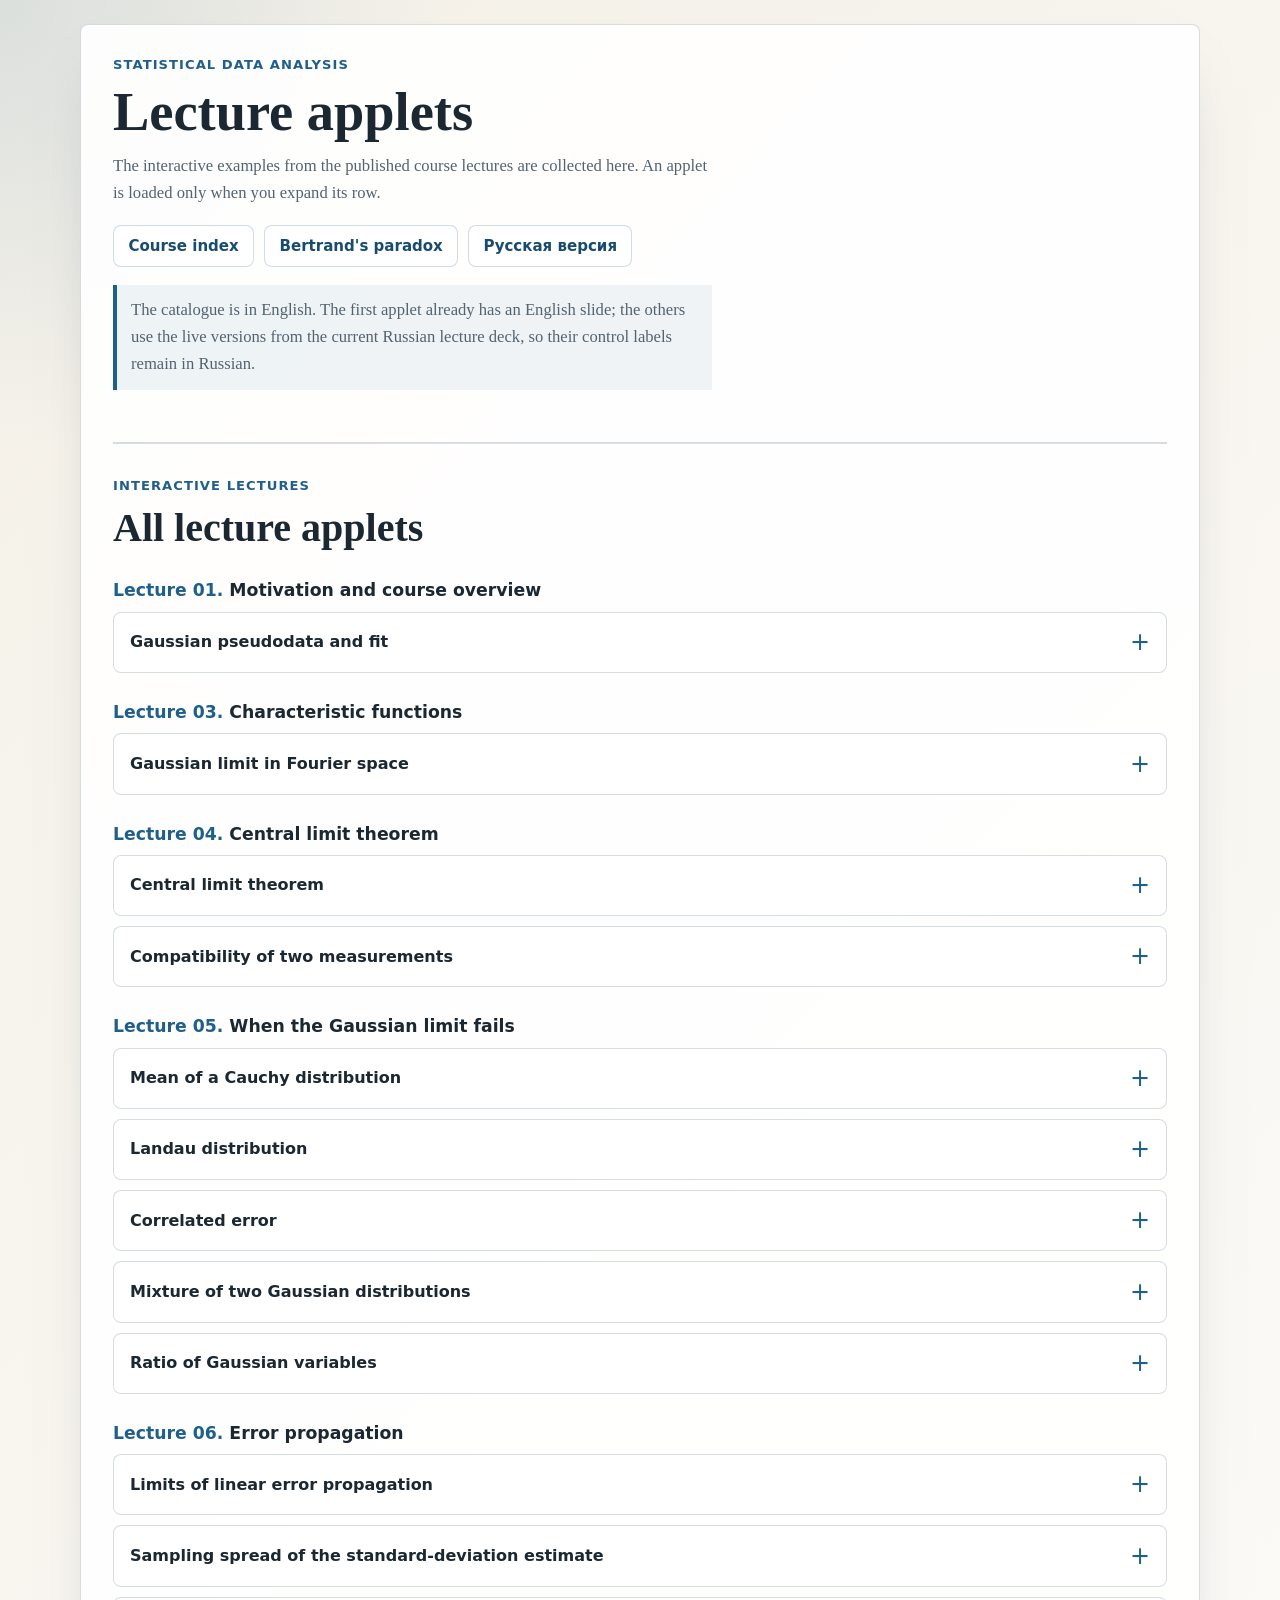
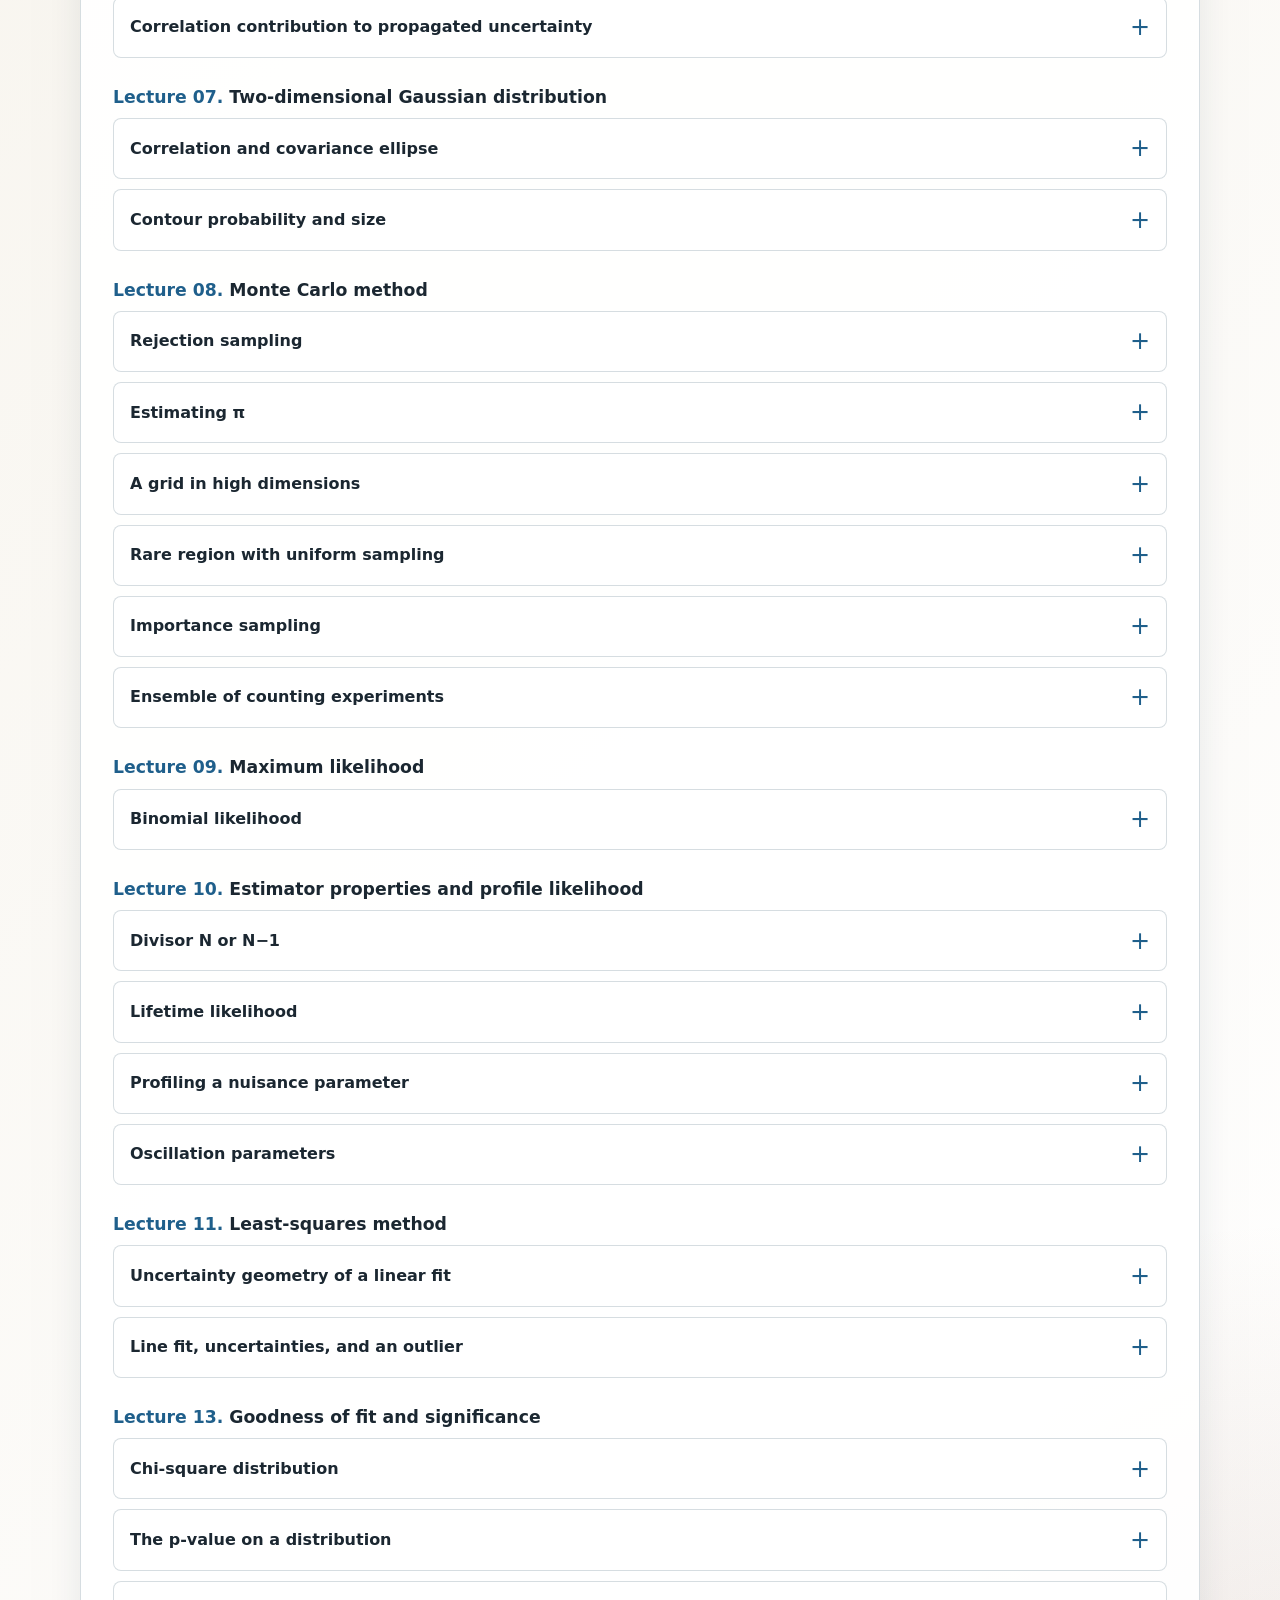
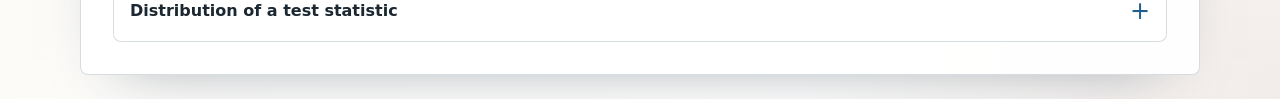
<file: en/slides/applets.html>
<!doctype html>
<html lang="en">
<head>
  <meta charset="utf-8">
  <meta name="viewport" content="width=device-width, initial-scale=1">
  <title>Statistical applets</title>
  <link rel="stylesheet" href="../../shared/applets/lecture-applets.css">
  <style>
    :root {
      --bg-1: #f5f1e8;
      --bg-2: #ffffff;
      --card: rgba(255, 255, 255, 0.9);
      --line: rgba(28, 66, 92, 0.18);
      --line-strong: rgba(28, 66, 92, 0.32);
      --ink: #1b2731;
      --muted: #546371;
      --accent: #1f5f8b;
      --accent-2: #174c70;
      --sans: "Avenir Next", Avenir, "Segoe UI", system-ui, sans-serif;
      --serif: "Iowan Old Style", "Palatino Linotype", "Book Antiqua", Georgia, serif;
    }

    * { box-sizing: border-box; }

    body {
      margin: 0;
      min-height: 100vh;
      padding: 24px;
      color: var(--ink);
      background:
        radial-gradient(circle at top left, rgba(31, 95, 139, 0.12), transparent 28rem),
        radial-gradient(circle at bottom right, rgba(125, 72, 44, 0.10), transparent 30rem),
        linear-gradient(135deg, var(--bg-1), var(--bg-2));
      font-family: var(--serif);
    }

    main {
      width: min(1120px, 100%);
      margin: 0 auto;
      padding: 32px;
      border: 1px solid var(--line);
      border-radius: 8px;
      background: var(--card);
      box-shadow: 0 24px 60px -40px rgba(24, 46, 66, 0.5);
    }

    .eyebrow {
      margin: 0 0 12px;
      color: var(--accent);
      font: 750 0.82rem/1.2 var(--sans);
      letter-spacing: 0.08em;
      text-transform: uppercase;
    }

    h1 {
      margin: 0 0 14px;
      font-size: clamp(2rem, 5vw, 3.4rem);
      line-height: 1;
    }

    p {
      margin: 0;
      max-width: 72ch;
      color: var(--muted);
      font-size: 1.04rem;
      line-height: 1.62;
    }

    .top-actions {
      display: flex;
      flex-wrap: wrap;
      gap: 10px;
      margin-top: 18px;
    }

    .link {
      display: inline-flex;
      align-items: center;
      justify-content: center;
      min-height: 2.65rem;
      padding: 0.62rem 0.9rem;
      border: 1px solid rgba(31, 95, 139, 0.22);
      border-radius: 8px;
      background: #ffffff;
      color: var(--accent-2);
      text-decoration: none;
      font: 700 0.94rem/1.1 var(--sans);
    }

    .link.primary {
      border-color: var(--accent);
      background: var(--accent);
      color: #ffffff;
    }

    .language-note {
      margin-top: 18px;
      padding: 12px 14px;
      border-left: 4px solid var(--accent);
      background: rgba(31, 95, 139, 0.07);
    }

    @media (max-width: 640px) {
      body { padding: 10px; }
      main { padding: 22px 16px; }
    }
  </style>
</head>
<body>
  <main>
    <p class="eyebrow">Statistical data analysis</p>
    <h1>Lecture applets</h1>
    <p>
      The interactive examples from the published course lectures are collected
      here. An applet is loaded only when you expand its row.
    </p>
    <div class="top-actions">
      <a class="link" href="index.html">Course index</a>
      <a class="link" href="bertrand_paradox.html">Bertrand's paradox</a>
      <a class="link" href="../../ru/slides/applets.html" lang="ru">Русская версия</a>
    </div>
    <p class="language-note">
      The catalogue is in English. The first applet already has an English slide;
      the others use the live versions from the current Russian lecture deck, so
      their control labels remain in Russian.
    </p>

    <section class="lecture-applets-section" aria-labelledby="lecture-applets-title">
      <p class="eyebrow">Interactive lectures</p>
      <h2 id="lecture-applets-title">All lecture applets</h2>
      <div class="lecture-applet-catalog" data-lecture-applets data-locale="en" data-slide-base="../../ru/slides/" data-local-slide-base="./"></div>
    </section>
  </main>
  <script src="../../shared/applets/lecture-applets.js"></script>
  <script defer src="https://neutrinohit.github.io/assets/analytics/cloudflare-web-analytics.js"></script>
</body>
</html>
</file>
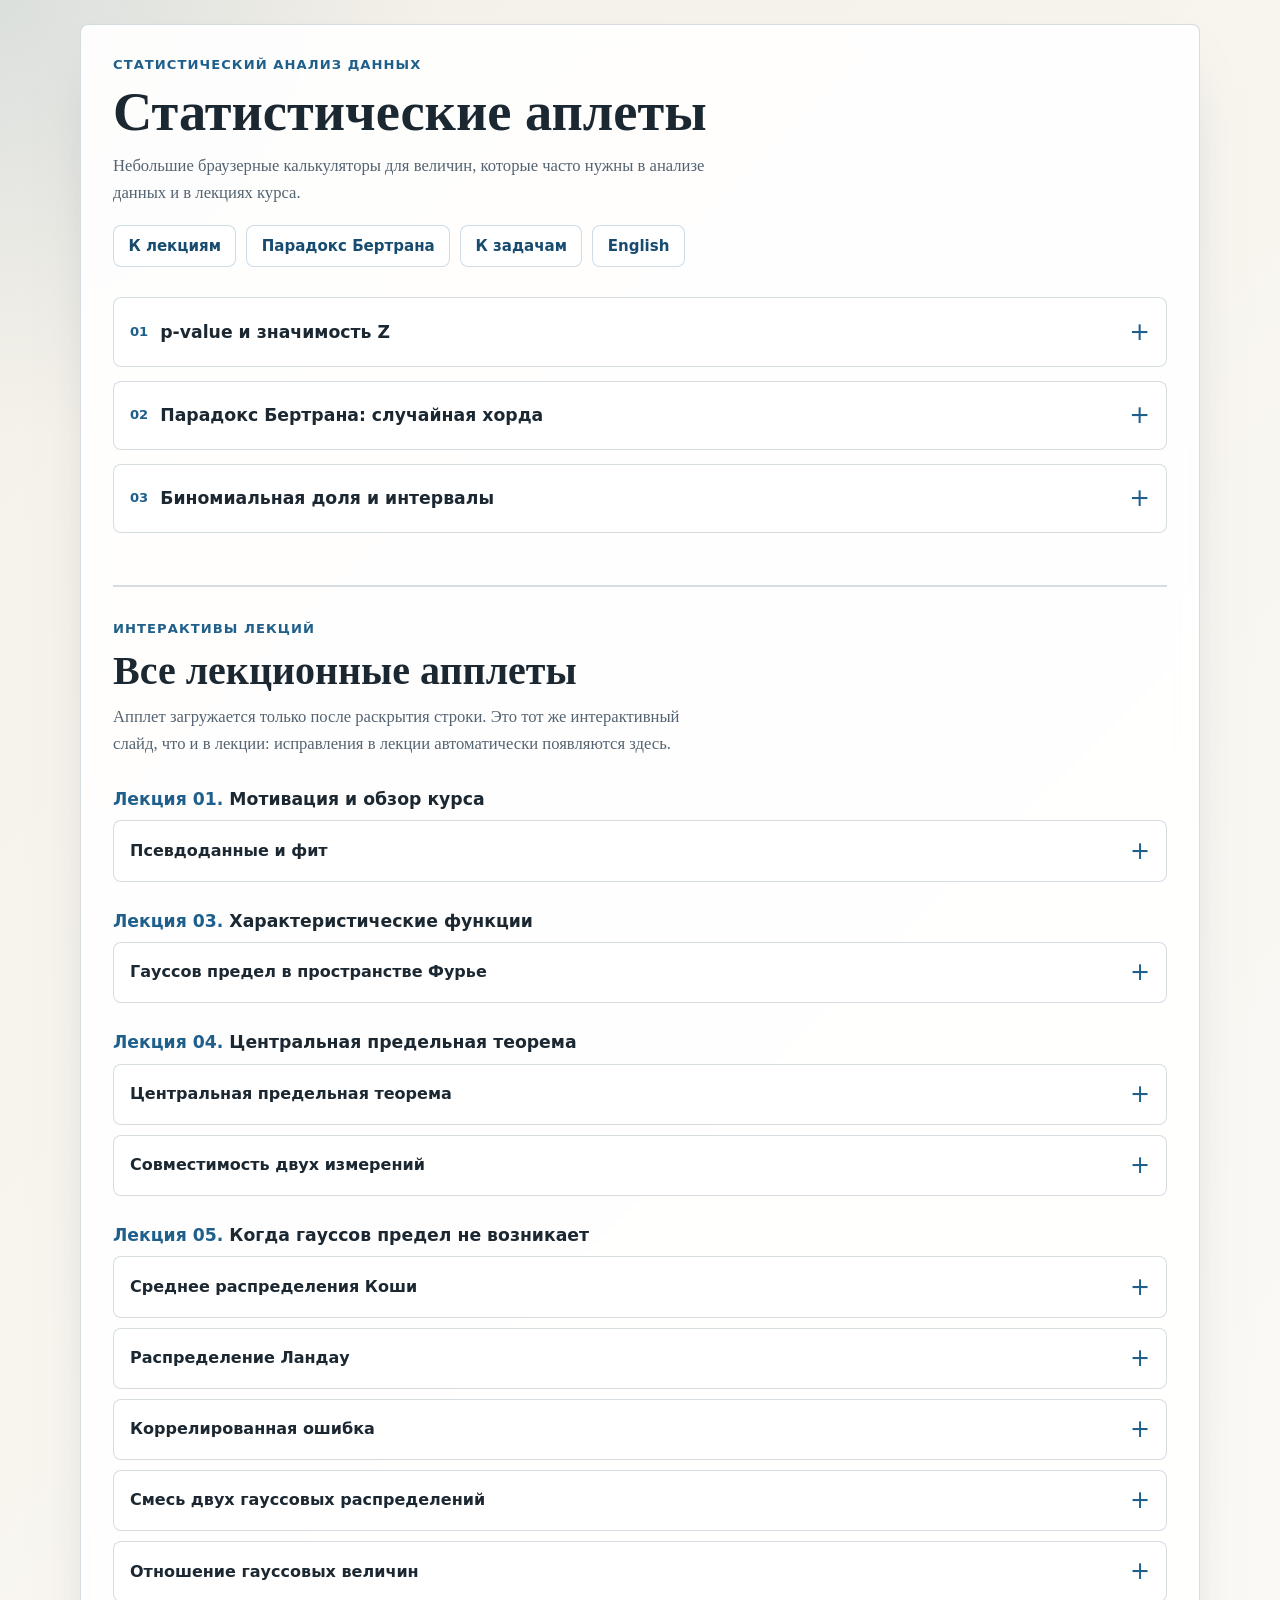
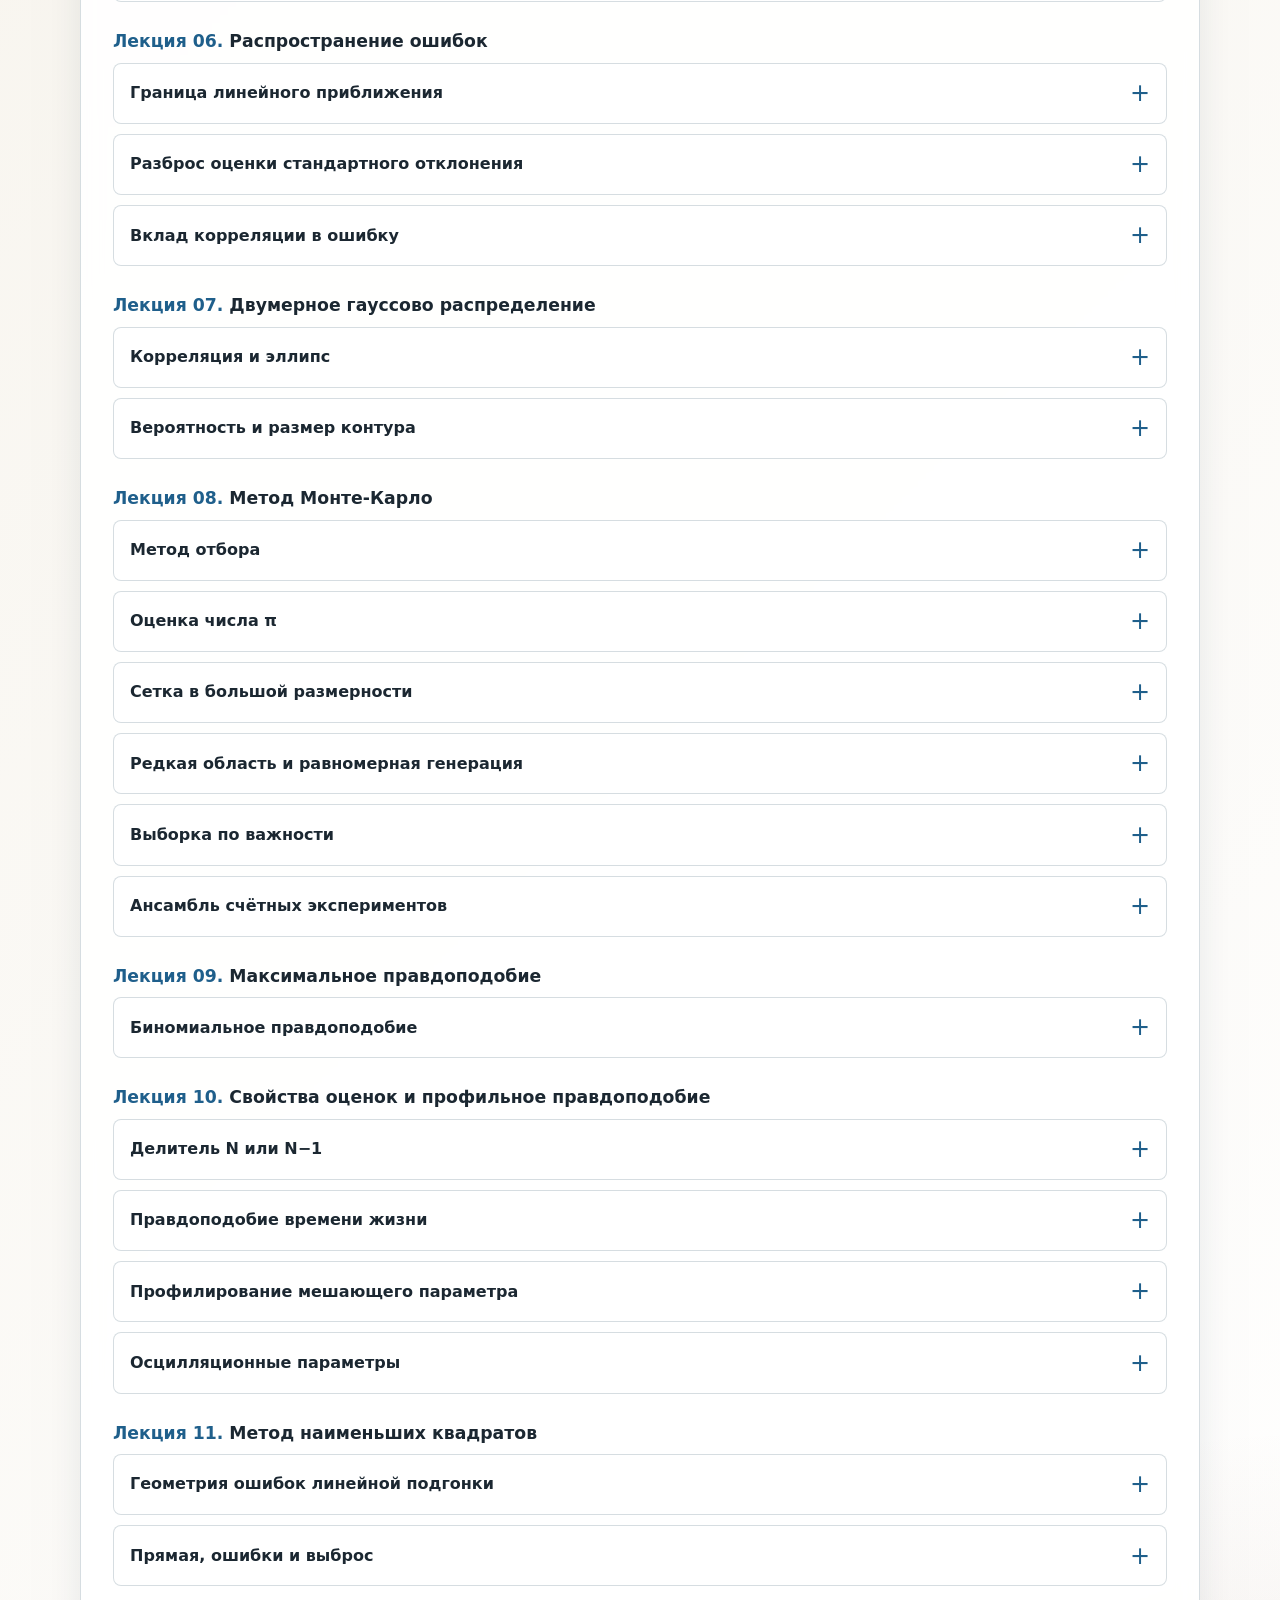
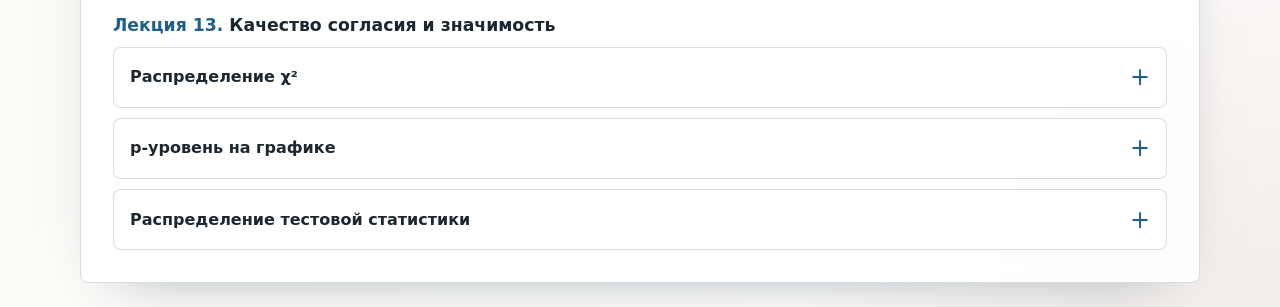
<file: ru/slides/applets.html>
<!doctype html>
<html lang="ru">
<head>
  <meta charset="utf-8">
  <meta name="viewport" content="width=device-width, initial-scale=1">
  <meta name="robots" content="noindex,nofollow,noarchive">
  <title>Статистические аплеты</title>
  <link rel="stylesheet" href="../../shared/applets/lecture-applets.css">
  <style>
    :root {
      --bg-1: #f5f1e8;
      --bg-2: #ffffff;
      --card: rgba(255, 255, 255, 0.9);
      --line: rgba(28, 66, 92, 0.18);
      --line-strong: rgba(28, 66, 92, 0.32);
      --ink: #1b2731;
      --muted: #546371;
      --accent: #1f5f8b;
      --accent-2: #174c70;
      --coral: #c7472f;
      --gold: #b97817;
      --green: #147d64;
      --sans: "Avenir Next", Avenir, "Segoe UI", system-ui, sans-serif;
      --serif: "Iowan Old Style", "Palatino Linotype", "Book Antiqua", Georgia, serif;
    }

    * { box-sizing: border-box; }

    body {
      margin: 0;
      min-height: 100vh;
      color: var(--ink);
      background:
        radial-gradient(circle at top left, rgba(31, 95, 139, 0.12), transparent 28rem),
        radial-gradient(circle at bottom right, rgba(125, 72, 44, 0.10), transparent 30rem),
        linear-gradient(135deg, var(--bg-1), var(--bg-2));
      font-family: var(--serif);
      padding: 24px;
    }

    main {
      width: min(1120px, 100%);
      margin: 0 auto;
      padding: 32px;
      border: 1px solid var(--line);
      border-radius: 8px;
      background: var(--card);
      box-shadow: 0 24px 60px -40px rgba(24, 46, 66, 0.5);
      backdrop-filter: blur(10px);
    }

    a {
      color: var(--accent-2);
      text-decoration-color: rgba(31, 95, 139, 0.28);
      text-underline-offset: 0.16em;
    }

    .eyebrow {
      margin: 0 0 12px;
      color: var(--accent);
      font: 750 0.82rem/1.2 var(--sans);
      letter-spacing: 0.08em;
      text-transform: uppercase;
    }

    h1 {
      margin: 0 0 14px;
      font-size: clamp(2rem, 5vw, 3.4rem);
      line-height: 1;
    }

    p {
      margin: 0;
      max-width: 72ch;
      color: var(--muted);
      font-size: 1.04rem;
      line-height: 1.62;
    }

    .top-actions,
    .tool-links {
      display: flex;
      flex-wrap: wrap;
      gap: 10px;
      margin-top: 18px;
    }

    .link {
      display: inline-flex;
      align-items: center;
      justify-content: center;
      min-height: 2.65rem;
      padding: 0.62rem 0.9rem;
      border: 1px solid rgba(31, 95, 139, 0.22);
      border-radius: 8px;
      background: #ffffff;
      color: var(--accent-2);
      text-decoration: none;
      font: 700 0.94rem/1.1 var(--sans);
    }

    .link.primary {
      border-color: var(--accent);
      background: var(--accent);
      color: #ffffff;
    }

    .applet-list {
      display: grid;
      gap: 14px;
      margin-top: 30px;
    }

    .tool-row {
      border: 1px solid var(--line);
      border-radius: 8px;
      background: rgba(255, 255, 255, 0.9);
      overflow: hidden;
    }

    .tool-row summary {
      display: flex;
      gap: 12px;
      align-items: center;
      min-height: 4.2rem;
      padding: 0.8rem 3rem 0.8rem 1rem;
      cursor: pointer;
      list-style: none;
      position: relative;
      font: 760 1.08rem/1.22 var(--sans);
    }

    .tool-row summary::-webkit-details-marker {
      display: none;
    }

    .tool-row summary::after {
      content: "+";
      position: absolute;
      right: 1rem;
      color: var(--accent);
      font-size: 1.55rem;
      font-weight: 450;
      line-height: 1;
    }

    .tool-row[open] summary::after {
      content: "-";
    }

    .tool-index {
      color: var(--accent);
      font-size: 0.82rem;
      font-variant-numeric: tabular-nums;
    }

    .tool-body {
      padding: 0 1rem 1rem;
      border-top: 1px solid var(--line);
    }

    .tool-grid {
      display: grid;
      grid-template-columns: minmax(260px, 340px) minmax(0, 1fr);
      gap: 18px;
      align-items: start;
      margin-top: 16px;
    }

    .control-panel,
    .result-panel {
      border: 1px solid var(--line);
      border-radius: 8px;
      background: rgba(248, 250, 251, 0.72);
      padding: 14px;
    }

    .control-grid {
      display: grid;
      gap: 12px;
    }

    label,
    .field-title {
      display: grid;
      gap: 6px;
      color: var(--ink);
      font: 700 0.88rem/1.2 var(--sans);
    }

    input,
    select {
      width: 100%;
      min-height: 2.55rem;
      border: 1px solid var(--line-strong);
      border-radius: 8px;
      background: #ffffff;
      color: var(--ink);
      font: 650 1rem/1.2 var(--sans);
      padding: 0.48rem 0.58rem;
    }

    input:focus,
    select:focus {
      outline: 3px solid rgba(31, 95, 139, 0.18);
      border-color: var(--accent);
    }

    .segmented {
      display: grid;
      grid-template-columns: 1fr 1fr;
      gap: 6px;
    }

    .segmented input {
      position: absolute;
      opacity: 0;
      pointer-events: none;
    }

    .segmented span {
      display: flex;
      align-items: center;
      justify-content: center;
      min-height: 2.35rem;
      border: 1px solid var(--line-strong);
      border-radius: 8px;
      background: #ffffff;
      color: var(--accent-2);
      font: 760 0.92rem/1 var(--sans);
    }

    .segmented input:checked + span {
      border-color: var(--accent);
      background: var(--accent);
      color: #ffffff;
    }

    .readout-grid {
      display: grid;
      grid-template-columns: repeat(3, minmax(0, 1fr));
      gap: 10px;
      margin-bottom: 14px;
    }

    .readout {
      border: 1px solid var(--line);
      border-radius: 8px;
      background: #ffffff;
      padding: 12px;
      min-width: 0;
    }

    .readout span {
      display: block;
      color: var(--muted);
      font: 700 0.74rem/1.2 var(--sans);
      text-transform: uppercase;
      letter-spacing: 0.04em;
    }

    .readout strong {
      display: block;
      margin-top: 5px;
      color: var(--ink);
      font: 780 clamp(1.05rem, 2.5vw, 1.35rem)/1.1 var(--sans);
      overflow-wrap: anywhere;
    }

    canvas {
      width: 100%;
      min-height: 260px;
      border: 1px solid var(--line);
      border-radius: 8px;
      background: #ffffff;
      display: block;
    }

    .interval-plot {
      display: grid;
      gap: 12px;
      border: 1px solid var(--line);
      border-radius: 8px;
      background: #ffffff;
      padding: 14px;
    }

    .axis {
      position: relative;
      height: 34px;
      margin-left: 90px;
      border-bottom: 2px solid rgba(28, 66, 92, 0.25);
      font: 700 0.76rem/1 var(--sans);
      color: var(--muted);
    }

    .axis span {
      position: absolute;
      bottom: -22px;
      transform: translateX(-50%);
    }

    .interval-row {
      display: grid;
      grid-template-columns: 78px minmax(0, 1fr);
      gap: 12px;
      align-items: center;
      min-height: 34px;
      font: 750 0.9rem/1.1 var(--sans);
    }

    .track {
      position: relative;
      height: 16px;
      border-radius: 999px;
      background: rgba(31, 95, 139, 0.08);
    }

    .bar {
      position: absolute;
      top: 4px;
      height: 8px;
      border-radius: 999px;
      background: var(--accent);
    }

    .bar.wilson { background: var(--gold); }
    .bar.cp { background: var(--green); }

    .point {
      position: absolute;
      top: 50%;
      width: 14px;
      height: 14px;
      border: 2px solid #ffffff;
      border-radius: 50%;
      background: var(--coral);
      transform: translate(-50%, -50%);
      box-shadow: 0 0 0 1px rgba(28, 66, 92, 0.22);
    }

    table {
      width: 100%;
      margin-top: 14px;
      border-collapse: collapse;
      font: 0.92rem/1.35 var(--sans);
    }

    th,
    td {
      border-bottom: 1px solid var(--line);
      padding: 0.58rem 0.4rem;
      text-align: right;
    }

    th:first-child,
    td:first-child {
      text-align: left;
    }

    .status {
      min-height: 1.3rem;
      margin-top: 10px;
      color: var(--coral);
      font: 700 0.86rem/1.3 var(--sans);
    }

    @media (max-width: 860px) {
      body {
        padding: 14px;
      }

      main {
        padding: 22px;
      }

      .tool-grid,
      .readout-grid {
        grid-template-columns: 1fr;
      }

      .axis {
        margin-left: 0;
      }

      .interval-row {
        grid-template-columns: 1fr;
        gap: 6px;
      }
    }
  </style>
</head>
<body>
  <main>
    <p class="eyebrow">Статистический анализ данных</p>
    <h1>Статистические аплеты</h1>
    <p>
      Небольшие браузерные калькуляторы для величин, которые часто нужны в
      анализе данных и в лекциях курса.
    </p>
    <div class="top-actions">
      <a class="link" href="index.html">К лекциям</a>
      <a class="link" href="bertrand_paradox.html">Парадокс Бертрана</a>
      <a class="link" href="exercises/index.html">К задачам</a>
      <a class="link" href="../../en/slides/applets.html" lang="en">English</a>
    </div>

    <section class="applet-list" aria-label="Статистические аплеты">
      <details class="tool-row">
        <summary>
          <span class="tool-index">01</span>
          <span>p-value и значимость Z</span>
        </summary>
        <div class="tool-body">
          <div class="tool-grid">
            <section class="control-panel" aria-label="Параметры p-value и Z">
              <div class="control-grid">
                <div class="field-title">Направление пересчёта</div>
                <div class="segmented" role="radiogroup" aria-label="Направление пересчёта">
                  <label>
                    <input type="radio" name="norm-mode" value="z" checked>
                    <span>Z -> p</span>
                  </label>
                  <label>
                    <input type="radio" name="norm-mode" value="p">
                    <span>p -> Z</span>
                  </label>
                </div>
                <label>
                  Тест
                  <select id="norm-tail">
                    <option value="one">односторонний</option>
                    <option value="two">двусторонний</option>
                  </select>
                </label>
                <label>
                  Z
                  <input id="norm-z" type="number" min="0" max="12" step="0.01" value="5">
                </label>
                <label>
                  p
                  <input id="norm-p" type="text" inputmode="decimal" value="2.867e-7">
                </label>
              </div>
              <div id="norm-status" class="status" aria-live="polite"></div>
              <div class="tool-links">
                <a href="13_goodness_of_fit_and_significance.html" class="link">Лекция 13</a>
              </div>
            </section>

            <section class="result-panel" aria-label="Результат p-value и Z">
              <div class="readout-grid">
                <div class="readout">
                  <span>Z</span>
                  <strong id="norm-z-out">5.000</strong>
                </div>
                <div class="readout">
                  <span>p</span>
                  <strong id="norm-p-out">2.867e-7</strong>
                </div>
                <div class="readout">
                  <span>log10 p</span>
                  <strong id="norm-logp-out">-6.543</strong>
                </div>
              </div>
              <canvas id="norm-canvas" width="900" height="330" aria-label="График хвоста нормального распределения"></canvas>
            </section>
          </div>
        </div>
      </details>

      <details class="tool-row">
        <summary>
          <span class="tool-index">02</span>
          <span>Парадокс Бертрана: случайная хорда</span>
        </summary>
        <div class="tool-body">
          <div class="tool-grid">
            <section class="control-panel" aria-label="Описание игры про парадокс Бертрана">
              <p>
                Интерактивная игра о том, что вероятность не определена без
                процедуры порождения события: три естественных генератора хорд
                дают три разных ответа.
              </p>
              <div class="tool-links">
                <a href="bertrand_paradox.html" class="link primary">Открыть игру</a>
              </div>
            </section>
            <section class="result-panel" aria-label="Возможности игры про парадокс Бертрана">
              <div class="readout-grid">
                <div class="readout">
                  <span>Точки</span>
                  <strong>1/3</strong>
                </div>
                <div class="readout">
                  <span>Радиус</span>
                  <strong>1/2</strong>
                </div>
                <div class="readout">
                  <span>Середина</span>
                  <strong>1/4</strong>
                </div>
              </div>
              <p>
                Сначала читатель отвечает на исходный вопрос Бертрана, затем
                проходит три алгоритма выбора хорды и возвращается к вопросу уже
                с правильной формулировкой.
              </p>
            </section>
          </div>
        </div>
      </details>

      <details class="tool-row">
        <summary>
          <span class="tool-index">03</span>
          <span>Биномиальная доля и интервалы</span>
        </summary>
        <div class="tool-body">
          <div class="tool-grid">
            <section class="control-panel" aria-label="Параметры биномиальной доли">
              <div class="control-grid">
                <label>
                  Испытаний n
                  <input id="binom-n" type="number" min="1" max="5000" step="1" value="12">
                </label>
                <label>
                  Успехов k
                  <input id="binom-k" type="number" min="0" max="12" step="1" value="3">
                </label>
                <label>
                  Уровень доверия, %
                  <input id="binom-cl" type="number" min="1" max="99.999" step="0.001" value="95">
                </label>
              </div>
              <div id="binom-status" class="status" aria-live="polite"></div>
            </section>

            <section class="result-panel" aria-label="Результат биномиальной доли">
              <div class="readout-grid">
                <div class="readout">
                  <span>p-hat</span>
                  <strong id="binom-phat-out">0.2500</strong>
                </div>
                <div class="readout">
                  <span>z</span>
                  <strong id="binom-z-out">1.960</strong>
                </div>
                <div class="readout">
                  <span>alpha</span>
                  <strong id="binom-alpha-out">0.0500</strong>
                </div>
              </div>

              <div class="interval-plot" aria-label="График интервалов">
                <div class="axis">
                  <span style="left:0%">0</span>
                  <span style="left:25%">0.25</span>
                  <span style="left:50%">0.5</span>
                  <span style="left:75%">0.75</span>
                  <span style="left:100%">1</span>
                </div>
                <div class="interval-row">
                  <span>Вальд</span>
                  <div class="track">
                    <span id="wald-bar" class="bar"></span>
                    <span id="wald-point" class="point"></span>
                  </div>
                </div>
                <div class="interval-row">
                  <span>Уилсон</span>
                  <div class="track">
                    <span id="wilson-bar" class="bar wilson"></span>
                    <span id="wilson-point" class="point"></span>
                  </div>
                </div>
                <div class="interval-row">
                  <span>Clopper-Pearson</span>
                  <div class="track">
                    <span id="cp-bar" class="bar cp"></span>
                    <span id="cp-point" class="point"></span>
                  </div>
                </div>
              </div>

              <table>
                <thead>
                  <tr>
                    <th>Метод</th>
                    <th>Нижняя</th>
                    <th>Верхняя</th>
                    <th>Ширина</th>
                  </tr>
                </thead>
                <tbody id="binom-table"></tbody>
              </table>
            </section>
          </div>
        </div>
      </details>
    </section>

    <section class="lecture-applets-section" aria-labelledby="lecture-applets-title">
      <p class="eyebrow">Интерактивы лекций</p>
      <h2 id="lecture-applets-title">Все лекционные апплеты</h2>
      <p>
        Апплет загружается только после раскрытия строки. Это тот же интерактивный
        слайд, что и в лекции: исправления в лекции автоматически появляются здесь.
      </p>
      <div class="lecture-applet-catalog" data-lecture-applets data-locale="ru" data-slide-base="./"></div>
    </section>
  </main>

  <script>
    const sqrt2 = Math.SQRT2;
    const invSqrt2Pi = 1 / Math.sqrt(2 * Math.PI);

    function parseNumber(value) {
      return Number(String(value).trim().replace(",", "."));
    }

    function formatP(value) {
      if (!Number.isFinite(value)) return "NaN";
      if (value === 0) return "0";
      if (Math.abs(value) < 1e-4 || Math.abs(value) >= 1e5) {
        return value.toExponential(4).replace("e", "e");
      }
      return value.toPrecision(7).replace(/\.?0+$/, "");
    }

    function formatUnit(value) {
      if (!Number.isFinite(value)) return "NaN";
      return value.toFixed(6).replace(/0+$/, "").replace(/\.$/, "");
    }

    function erfc(x) {
      const z = Math.abs(x);
      const t = 1 / (1 + 0.5 * z);
      const r = t * Math.exp(
        -z * z - 1.26551223 +
        t * (1.00002368 +
        t * (0.37409196 +
        t * (0.09678418 +
        t * (-0.18628806 +
        t * (0.27886807 +
        t * (-1.13520398 +
        t * (1.48851587 +
        t * (-0.82215223 +
        t * 0.17087277))))))))
      );
      return x >= 0 ? r : 2 - r;
    }

    function normalPdf(x) {
      return invSqrt2Pi * Math.exp(-0.5 * x * x);
    }

    function normalSurvival(z) {
      if (z < 0) return 1 - normalSurvival(-z);
      return 0.5 * erfc(z / sqrt2);
    }

    function inverseNormal(p) {
      if (p <= 0) return -Infinity;
      if (p >= 1) return Infinity;

      const a = [
        -39.69683028665376,
        220.9460984245205,
        -275.9285104469687,
        138.3577518672690,
        -30.66479806614716,
        2.506628277459239
      ];
      const b = [
        -54.47609879822406,
        161.5858368580409,
        -155.6989798598866,
        66.80131188771972,
        -13.28068155288572
      ];
      const c = [
        -0.007784894002430293,
        -0.3223964580411365,
        -2.400758277161838,
        -2.549732539343734,
        4.374664141464968,
        2.938163982698783
      ];
      const d = [
        0.007784695709041462,
        0.3224671290700398,
        2.445134137142996,
        3.754408661907416
      ];
      const pLow = 0.02425;
      const pHigh = 1 - pLow;

      if (p < pLow) {
        const q = Math.sqrt(-2 * Math.log(p));
        return (((((c[0] * q + c[1]) * q + c[2]) * q + c[3]) * q + c[4]) * q + c[5]) /
          ((((d[0] * q + d[1]) * q + d[2]) * q + d[3]) * q + 1);
      }

      if (p > pHigh) {
        const q = Math.sqrt(-2 * Math.log(1 - p));
        return -(((((c[0] * q + c[1]) * q + c[2]) * q + c[3]) * q + c[4]) * q + c[5]) /
          ((((d[0] * q + d[1]) * q + d[2]) * q + d[3]) * q + 1);
      }

      const q = p - 0.5;
      const r = q * q;
      return (((((a[0] * r + a[1]) * r + a[2]) * r + a[3]) * r + a[4]) * r + a[5]) * q /
        (((((b[0] * r + b[1]) * r + b[2]) * r + b[3]) * r + b[4]) * r + 1);
    }

    const normModeInputs = Array.from(document.querySelectorAll("input[name='norm-mode']"));
    const normTail = document.getElementById("norm-tail");
    const normZ = document.getElementById("norm-z");
    const normP = document.getElementById("norm-p");
    const normStatus = document.getElementById("norm-status");
    const normZOut = document.getElementById("norm-z-out");
    const normPOut = document.getElementById("norm-p-out");
    const normLogPOut = document.getElementById("norm-logp-out");
    const normCanvas = document.getElementById("norm-canvas");

    function normMode() {
      return normModeInputs.find((input) => input.checked).value;
    }

    function setNormMode(value) {
      normModeInputs.forEach((input) => {
        input.checked = input.value === value;
      });
    }

    function drawNormalTail(z, twoSided) {
      const canvas = normCanvas;
      const ratio = window.devicePixelRatio || 1;
      const cssWidth = canvas.clientWidth || 900;
      const cssHeight = canvas.clientHeight || 330;
      canvas.width = Math.round(cssWidth * ratio);
      canvas.height = Math.round(cssHeight * ratio);
      const ctx = canvas.getContext("2d");
      ctx.setTransform(ratio, 0, 0, ratio, 0, 0);
      ctx.clearRect(0, 0, cssWidth, cssHeight);

      const pad = {left: 42, right: 18, top: 22, bottom: 38};
      const width = cssWidth - pad.left - pad.right;
      const height = cssHeight - pad.top - pad.bottom;
      const bound = Math.max(5, Math.ceil(Math.abs(z)) + 1);
      const xToPx = (x) => pad.left + (x + bound) / (2 * bound) * width;
      const yToPx = (y) => pad.top + height - y / 0.42 * height;

      ctx.strokeStyle = "rgba(28, 66, 92, 0.22)";
      ctx.lineWidth = 1;
      ctx.beginPath();
      ctx.moveTo(pad.left, yToPx(0));
      ctx.lineTo(pad.left + width, yToPx(0));
      ctx.stroke();

      for (let tick = -bound; tick <= bound; tick += 1) {
        const x = xToPx(tick);
        ctx.strokeStyle = "rgba(28, 66, 92, 0.08)";
        ctx.beginPath();
        ctx.moveTo(x, pad.top);
        ctx.lineTo(x, pad.top + height);
        ctx.stroke();
        ctx.fillStyle = "#546371";
        ctx.font = "12px Avenir Next, Segoe UI, sans-serif";
        ctx.textAlign = "center";
        ctx.fillText(String(tick), x, cssHeight - 14);
      }

      function drawArea(from, to, color) {
        const steps = 180;
        ctx.beginPath();
        ctx.moveTo(xToPx(from), yToPx(0));
        for (let i = 0; i <= steps; ++i) {
          const x = from + (to - from) * i / steps;
          ctx.lineTo(xToPx(x), yToPx(normalPdf(x)));
        }
        ctx.lineTo(xToPx(to), yToPx(0));
        ctx.closePath();
        ctx.fillStyle = color;
        ctx.fill();
      }

      drawArea(z, bound, "rgba(199, 71, 47, 0.42)");
      if (twoSided) drawArea(-bound, -z, "rgba(199, 71, 47, 0.42)");

      ctx.beginPath();
      for (let i = 0; i <= 500; ++i) {
        const x = -bound + 2 * bound * i / 500;
        const px = xToPx(x);
        const py = yToPx(normalPdf(x));
        if (i === 0) ctx.moveTo(px, py);
        else ctx.lineTo(px, py);
      }
      ctx.strokeStyle = "#174c70";
      ctx.lineWidth = 3;
      ctx.stroke();

      ctx.strokeStyle = "#b97817";
      ctx.lineWidth = 2;
      [z, ...(twoSided ? [-z] : [])].forEach((value) => {
        ctx.beginPath();
        ctx.moveTo(xToPx(value), yToPx(0));
        ctx.lineTo(xToPx(value), yToPx(normalPdf(value)));
        ctx.stroke();
      });
    }

    function updateNorm() {
      const mode = normMode();
      const tail = normTail.value;
      const twoSided = tail === "two";
      let z = parseNumber(normZ.value);
      let p = parseNumber(normP.value);
      normStatus.textContent = "";

      if (mode === "z") {
        if (!Number.isFinite(z) || z < 0 || z > 12) {
          normStatus.textContent = "Z должен быть числом от 0 до 12.";
          return;
        }
        p = twoSided ? 2 * normalSurvival(z) : normalSurvival(z);
        normP.value = formatP(p);
      } else {
        if (!Number.isFinite(p) || p <= 0 || p > 1) {
          normStatus.textContent = "p должен лежать в интервале (0, 1].";
          return;
        }
        z = twoSided ? -inverseNormal(p / 2) : -inverseNormal(p);
        if (!Number.isFinite(z) || z < 0) {
          normStatus.textContent = "Для выбранного p не получается неотрицательное Z.";
          return;
        }
        normZ.value = z.toFixed(5).replace(/0+$/, "").replace(/\.$/, "");
      }

      normZOut.textContent = z.toFixed(4).replace(/0+$/, "").replace(/\.$/, "");
      normPOut.textContent = formatP(p);
      normLogPOut.textContent = p > 0 ? Math.log10(p).toFixed(4).replace(/0+$/, "").replace(/\.$/, "") : "-Infinity";
      drawNormalTail(Math.min(z, 12), twoSided);
    }

    normModeInputs.forEach((input) => input.addEventListener("change", updateNorm));
    normTail.addEventListener("change", updateNorm);
    normZ.addEventListener("input", () => {
      setNormMode("z");
      updateNorm();
    });
    normP.addEventListener("input", () => {
      setNormMode("p");
      updateNorm();
    });

    function logGamma(z) {
      const p = [
        676.5203681218851,
        -1259.1392167224028,
        771.3234287776531,
        -176.6150291621406,
        12.507343278686905,
        -0.13857109526572012,
        9.984369578019572e-6,
        1.5056327351493116e-7
      ];
      if (z < 0.5) {
        return Math.log(Math.PI) - Math.log(Math.sin(Math.PI * z)) - logGamma(1 - z);
      }
      z -= 1;
      let x = 0.9999999999998099;
      for (let i = 0; i < p.length; ++i) {
        x += p[i] / (z + i + 1);
      }
      const t = z + p.length - 0.5;
      return 0.5 * Math.log(2 * Math.PI) + (z + 0.5) * Math.log(t) - t + Math.log(x);
    }

    function logBinomPmf(k, n, p) {
      if (p <= 0) return k === 0 ? 0 : -Infinity;
      if (p >= 1) return k === n ? 0 : -Infinity;
      return logGamma(n + 1) - logGamma(k + 1) - logGamma(n - k + 1) +
        k * Math.log(p) + (n - k) * Math.log1p(-p);
    }

    function logSumExpBinom(from, to, n, p) {
      if (from > to) return -Infinity;
      if (p <= 0) return from <= 0 && 0 <= to ? 0 : -Infinity;
      if (p >= 1) return from <= n && n <= to ? 0 : -Infinity;

      let logP = logBinomPmf(from, n, p);
      let maxLog = logP;
      for (let k = from; k < to; ++k) {
        logP += Math.log(n - k) - Math.log(k + 1) + Math.log(p) - Math.log1p(-p);
        if (logP > maxLog) maxLog = logP;
      }

      logP = logBinomPmf(from, n, p);
      let sum = Math.exp(logP - maxLog);
      for (let k = from; k < to; ++k) {
        logP += Math.log(n - k) - Math.log(k + 1) + Math.log(p) - Math.log1p(-p);
        sum += Math.exp(logP - maxLog);
      }
      return maxLog + Math.log(sum);
    }

    function binomCdf(k, n, p) {
      if (k < 0) return 0;
      if (k >= n) return 1;
      return Math.exp(logSumExpBinom(0, k, n, p));
    }

    function binomSf(k, n, p) {
      if (k <= 0) return 1;
      if (k > n) return 0;
      return Math.exp(logSumExpBinom(k, n, n, p));
    }

    function waldInterval(k, n, z) {
      const phat = k / n;
      const half = z * Math.sqrt(phat * (1 - phat) / n);
      return {low: phat - half, high: phat + half};
    }

    function wilsonInterval(k, n, z) {
      const phat = k / n;
      const z2 = z * z;
      const den = 1 + z2 / n;
      const center = (phat + z2 / (2 * n)) / den;
      const half = z / den * Math.sqrt(phat * (1 - phat) / n + z2 / (4 * n * n));
      return {low: center - half, high: center + half};
    }

    function clopperPearsonInterval(k, n, cl) {
      const alpha = 1 - cl;
      const target = alpha / 2;
      let low = 0;
      let high = 1;

      if (k > 0) {
        let a = 0;
        let b = 1;
        for (let i = 0; i < 70; ++i) {
          const m = 0.5 * (a + b);
          if (binomSf(k, n, m) < target) a = m;
          else b = m;
        }
        low = 0.5 * (a + b);
      }

      if (k < n) {
        let a = 0;
        let b = 1;
        for (let i = 0; i < 70; ++i) {
          const m = 0.5 * (a + b);
          if (binomCdf(k, n, m) > target) a = m;
          else b = m;
        }
        high = 0.5 * (a + b);
      }

      return {low, high};
    }

    const binomN = document.getElementById("binom-n");
    const binomK = document.getElementById("binom-k");
    const binomCL = document.getElementById("binom-cl");
    const binomStatus = document.getElementById("binom-status");
    const binomPhatOut = document.getElementById("binom-phat-out");
    const binomZOut = document.getElementById("binom-z-out");
    const binomAlphaOut = document.getElementById("binom-alpha-out");
    const binomTable = document.getElementById("binom-table");

    function setIntervalBar(prefix, interval, phat) {
      const bar = document.getElementById(`${prefix}-bar`);
      const point = document.getElementById(`${prefix}-point`);
      const low = Math.max(0, Math.min(1, interval.low));
      const high = Math.max(0, Math.min(1, interval.high));
      bar.style.left = `${100 * low}%`;
      bar.style.width = `${100 * Math.max(0, high - low)}%`;
      point.style.left = `${100 * Math.max(0, Math.min(1, phat))}%`;
    }

    function updateBinomial() {
      let n = Math.round(parseNumber(binomN.value));
      let k = Math.round(parseNumber(binomK.value));
      const clPercent = parseNumber(binomCL.value);
      binomStatus.textContent = "";

      if (!Number.isFinite(n) || n < 1 || n > 5000) {
        binomStatus.textContent = "n должен быть целым числом от 1 до 5000.";
        return;
      }
      if (!Number.isFinite(k)) k = 0;
      k = Math.max(0, Math.min(n, k));
      binomN.value = String(n);
      binomK.max = String(n);
      binomK.value = String(k);

      if (!Number.isFinite(clPercent) || clPercent <= 0 || clPercent >= 100) {
        binomStatus.textContent = "Уровень доверия должен быть между 0 и 100%.";
        return;
      }

      const cl = clPercent / 100;
      const alpha = 1 - cl;
      const z = -inverseNormal(alpha / 2);
      const phat = k / n;
      const intervals = [
        {key: "wald", method: "Вальд", ...waldInterval(k, n, z)},
        {key: "wilson", method: "Уилсон", ...wilsonInterval(k, n, z)},
        {key: "cp", method: "Clopper-Pearson", ...clopperPearsonInterval(k, n, cl)}
      ];

      binomPhatOut.textContent = formatUnit(phat);
      binomZOut.textContent = z.toFixed(4).replace(/0+$/, "").replace(/\.$/, "");
      binomAlphaOut.textContent = formatUnit(alpha);
      intervals.forEach((row) => setIntervalBar(row.key, row, phat));

      binomTable.innerHTML = intervals.map((row) => `
        <tr>
          <td>${row.method}</td>
          <td>${formatUnit(row.low)}</td>
          <td>${formatUnit(row.high)}</td>
          <td>${formatUnit(row.high - row.low)}</td>
        </tr>
      `).join("");
    }

    [binomN, binomK, binomCL].forEach((input) => {
      input.addEventListener("input", updateBinomial);
      input.addEventListener("change", updateBinomial);
    });

    window.addEventListener("resize", updateNorm);
    updateNorm();
    updateBinomial();
  </script>
  <script src="../../shared/applets/lecture-applets.js"></script>
  <script defer src="https://neutrinohit.github.io/assets/analytics/cloudflare-web-analytics.js"></script>
</body>
</html>
</file>
<file: shared/applets/lecture-applets.css>
.lecture-applets-section {
  margin-top: 52px;
  padding-top: 34px;
  border-top: 2px solid var(--line);
}

.lecture-applets-section h2 {
  margin: 0 0 12px;
  font-size: clamp(1.7rem, 4vw, 2.5rem);
  line-height: 1.08;
}

.lecture-applet-catalog {
  display: grid;
  gap: 28px;
  margin-top: 30px;
}

.lecture-applet-group h3 {
  margin: 0 0 10px;
  color: var(--ink);
  font: 760 1.08rem/1.3 var(--sans);
}

.lecture-applet-group h3 span {
  color: var(--accent);
}

.lecture-applet-items {
  display: grid;
  gap: 10px;
}

.lecture-applet-row {
  border: 1px solid var(--line);
  border-radius: 8px;
  background: rgba(255, 255, 255, 0.9);
  overflow: hidden;
}

.lecture-applet-row summary {
  position: relative;
  display: flex;
  align-items: center;
  min-height: 3.7rem;
  padding: 0.75rem 3rem 0.75rem 1rem;
  cursor: pointer;
  list-style: none;
  font: 720 1rem/1.28 var(--sans);
}

.lecture-applet-row summary::-webkit-details-marker { display: none; }

.lecture-applet-row summary::after {
  content: "+";
  position: absolute;
  right: 1rem;
  color: var(--accent);
  font-size: 1.5rem;
  font-weight: 450;
}

.lecture-applet-row[open] summary::after { content: "−"; }

.lecture-applet-body {
  padding: 14px;
  border-top: 1px solid var(--line);
}

.lecture-applet-frame {
  display: block;
  width: 100%;
  aspect-ratio: 16 / 9;
  border: 1px solid var(--line-strong);
  border-radius: 6px;
  background: #111923;
}

.lecture-applet-actions {
  display: flex;
  justify-content: flex-end;
  margin-top: 10px;
}

.lecture-applet-note {
  margin-top: 12px;
  font-size: 0.94rem;
}

@media (max-width: 640px) {
  .lecture-applet-body { padding: 8px; }
  .lecture-applet-frame { min-height: 360px; aspect-ratio: auto; }
}
</file>
